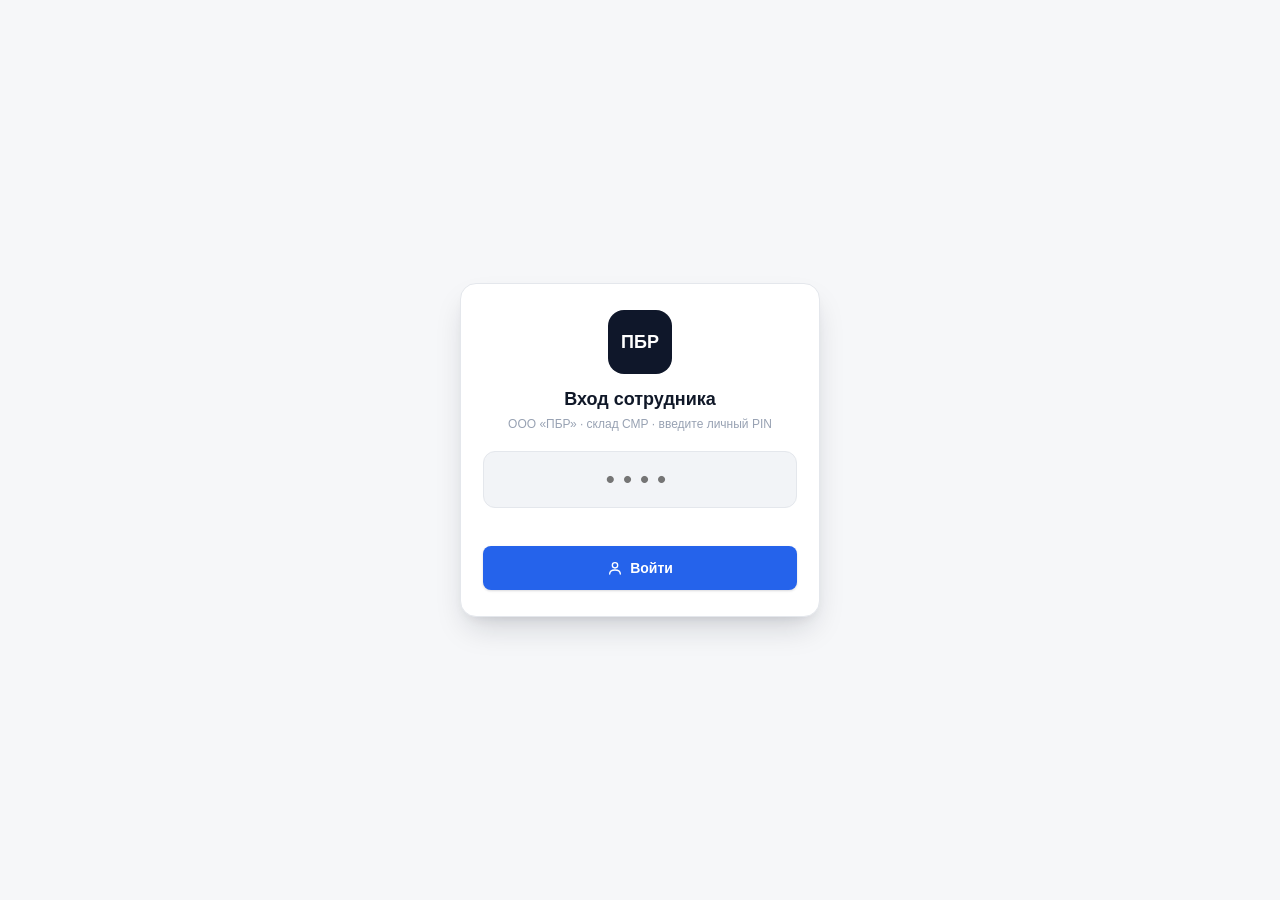
<file: index.html>
<!DOCTYPE html>
<html lang="ru">
<head>
<meta charset="utf-8">
<meta name="viewport" content="width=device-width, initial-scale=1, viewport-fit=cover">
<meta name="theme-color" content="#0f172a">
<meta name="mobile-web-app-capable" content="yes">
<meta name="apple-mobile-web-app-capable" content="yes">
<meta name="apple-mobile-web-app-status-bar-style" content="black-translucent">
<link rel="manifest" href="manifest.webmanifest">
<link rel="apple-touch-icon" href="icon-192.png">
<link rel="stylesheet" href="styles.css">
<title>ПБР · СМР Склад</title>
<script src="html5-qrcode.min.js"></script>
<style>
.sidecredits{margin-top:12px;padding:10px 12px;font-size:10.5px;color:var(--text-3);line-height:1.5;border-top:1px solid var(--border)}
.sidetools{margin-top:14px;padding-top:10px;border-top:1px solid var(--border);display:flex;flex-direction:column;gap:2px}
.sidetoolstitle{font-size:10.5px;font-weight:800;color:var(--text-3);text-transform:uppercase;letter-spacing:.06em;padding:0 12px 6px}
a.sideitem{text-decoration:none}
.prog{margin:8px 0}
.progtop{font-size:12px;color:var(--text-2);font-weight:600;margin-bottom:4px;font-variant-numeric:tabular-nums}
.progbar{height:6px;border-radius:6px;background:var(--surface-3);overflow:hidden}
.progbar i{display:block;height:100%;width:0;background:linear-gradient(90deg,var(--primary),var(--ok));border-radius:6px;transition:width .3s}
.pill{display:inline-block;padding:2px 8px;border-radius:var(--r-pill);font-size:10.5px;font-weight:700;letter-spacing:.02em}
.pill.ok{background:var(--ok-soft);color:var(--ok)}
.pill.warn{background:var(--warn-soft);color:var(--warn)}
.pill.bad{background:var(--bad-soft);color:var(--bad)}
.stepbtn{border:1px solid var(--border);background:var(--surface-2);color:var(--text-2);border-radius:var(--r-sm);width:34px;height:38px;font-size:16px;font-weight:700;cursor:pointer;flex:none}
.stepbtn:active{background:var(--surface-3)}
.rowbtn{border:1px solid var(--border);background:var(--surface-2);color:var(--text-2);border-radius:var(--r-sm);width:34px;height:38px;cursor:pointer;display:inline-flex;align-items:center;justify-content:center;flex:none}
.rowbtn:active{background:var(--surface-3)}
.tl{position:relative;padding-left:16px}
.tl::before{content:"";position:absolute;left:5px;top:6px;bottom:6px;width:2px;background:var(--border);border-radius:2px}
.tlitem{position:relative;margin-bottom:8px}
.tlitem::before{content:"";position:absolute;left:-15px;top:14px;width:10px;height:10px;border-radius:50%;background:var(--ok);box-shadow:0 0 0 3px var(--ok-soft)}
.tlitem.bad::before{background:var(--bad);box-shadow:0 0 0 3px var(--bad-soft)}
.aboutline{margin-top:14px;font-size:11px;color:var(--text-3);text-align:center;line-height:1.7}
.aboutline .link{cursor:pointer;text-decoration:underline;color:var(--text-2)}
#tiles{display:grid;grid-template-columns:repeat(4,1fr);gap:8px;margin:12px 16px 0}
body[data-device="desktop"] #tiles{display:none}
.tile{display:flex;flex-direction:column;align-items:center;gap:6px;padding:12px 6px;border:1px solid var(--border);
  background:var(--surface);border-radius:var(--r-md);color:var(--text-2);font-size:12px;font-weight:600;
  cursor:pointer;box-shadow:var(--sh-1);transition:transform .05s}
.tile:active{transform:scale(.97)}
.tile .ic{width:22px;height:22px;color:var(--primary)}
.dtitle{font-size:11px;font-weight:700;color:var(--text-2);text-transform:uppercase;letter-spacing:.05em;margin:12px 16px 6px}
.dchips{display:flex;flex-wrap:wrap;gap:6px;padding:0 16px}
.dgrid{display:grid;grid-template-columns:repeat(auto-fill,minmax(150px,1fr));gap:8px;padding:0 16px}
body[data-device="desktop"] .dgrid{grid-template-columns:repeat(auto-fill,minmax(210px,1fr))}
.dgrid .tile span{overflow:hidden;text-overflow:ellipsis;white-space:nowrap;max-width:100%;font-size:11.5px}
body.wh-mode{font-size:17px;--text-2:var(--text);--border:var(--border-2)}
body.wh-mode .btn{min-height:52px;font-size:16px;padding:12px 16px}
body.wh-mode .btn.icon{min-height:44px;min-width:44px}
body.wh-mode #q{font-size:18px;padding:14px 14px 14px 40px}
body.wh-mode .chip{padding:11px 16px;font-size:15px}
body.wh-mode table{font-size:15px}
body.wh-mode tbody td{padding:13px 10px}
body.wh-mode thead th{font-size:12px;padding:12px 10px}
body.wh-mode .ic{width:24px;height:24px}
body.wh-mode nav#bottom button{font-size:12px}
body.wh-mode nav#bottom button .ic{width:26px;height:26px}
body.wh-mode .invnum{width:96px;height:46px;font-size:16px}
body.wh-mode .stepbtn,body.wh-mode .rowbtn{width:44px;height:46px;font-size:18px}
body.wh-mode .invdel{padding:12px 14px}
body.wh-mode .tile{padding:16px 6px;font-size:13px}
body.wh-mode .seg button{padding:12px 0;font-size:16px}
body.wh-mode .pitem{padding:14px 12px;font-size:16px}
body.wh-mode .kv{font-size:16px;padding:10px 0}
#tourMask{position:fixed;inset:0;z-index:95;pointer-events:none}
#tourRing{position:fixed;border:2px solid var(--primary);border-radius:12px;pointer-events:none;
  box-shadow:0 0 0 9999px rgba(10,14,20,.55);transition:all .2s}
#tourCard{position:fixed;width:320px;max-width:calc(100vw - 20px);background:var(--surface);
  border:1px solid var(--border);border-radius:var(--r-md);box-shadow:var(--sh-3);padding:14px;
  pointer-events:auto;z-index:96}
#tourCard .tstep{font-size:11px;font-weight:700;color:var(--primary);letter-spacing:.04em}
#tourCard h3{margin:4px 0 6px;font-size:15px}
#tourCard p{margin:0 0 12px;font-size:13px;color:var(--text-2);line-height:1.5}
#tourCard .tbtns{display:flex;gap:8px;justify-content:flex-end}
#loginOverlay{position:fixed;inset:0;z-index:120;background:var(--bg);display:flex;align-items:center;justify-content:center;padding:20px}
.logincard{width:100%;max-width:360px;background:var(--surface);border:1px solid var(--border);border-radius:var(--r-lg);
  box-shadow:var(--sh-3);padding:26px 22px;text-align:center}
.loginbrand{width:64px;height:64px;border-radius:16px;background:#0f172a;color:#fff;display:flex;align-items:center;
  justify-content:center;font-size:18px;font-weight:800;margin:0 auto 12px}
.logincard h2{margin:0 0 4px;font-size:18px}
.logincard .sub{font-size:12px;color:var(--text-3);margin-bottom:18px}
#loginPin{width:100%;text-align:center;font-size:26px;letter-spacing:8px;padding:12px;border:1px solid var(--border);
  border-radius:var(--r-md);background:var(--surface-2);color:var(--text);outline:none;font-family:inherit}
#loginPin:focus{border-color:var(--primary);box-shadow:0 0 0 3px var(--ring);background:var(--surface)}
#loginStatus{min-height:18px;font-size:12px;color:var(--bad);font-weight:600;margin:10px 0}
#loginGo{width:100%}
.empchip{display:inline-flex;align-items:center;gap:6px;background:var(--primary-soft);color:var(--primary);
  border-radius:var(--r-pill);padding:3px 10px;font-size:11px;font-weight:700}
@media (max-width:760px){
  #empChip{display:none}
  #toolbar{flex-wrap:nowrap}
  #toolbar h1{min-width:0;overflow:hidden;text-overflow:ellipsis;white-space:nowrap}
}
</style>
</head>
<body data-device="phone">
<svg xmlns="http://www.w3.org/2000/svg" style="display:none">
<symbol id="i-search" viewBox="0 0 24 24"><circle cx="11" cy="11" r="7"/><path d="m20 20-3.5-3.5"/></symbol>
<symbol id="i-scan" viewBox="0 0 24 24"><path d="M4 8h3l2-3h6l2 3h3v11H4z"/><circle cx="12" cy="13" r="3.5"/></symbol>
<symbol id="i-history" viewBox="0 0 24 24"><rect x="7" y="3" width="10" height="4" rx="1"/><path d="M7 5H5v16h14V5h-2"/><path d="M9 12h6M9 16h6"/></symbol>
<symbol id="i-refresh" viewBox="0 0 24 24"><path d="M21 12a9 9 0 1 1-2.64-6.36L21 8"/><path d="M21 3v5h-5"/></symbol>
<symbol id="i-install" viewBox="0 0 24 24"><path d="M12 3v12"/><path d="m7 10 5 5 5-5"/><path d="M5 21h14"/></symbol>
<symbol id="i-x" viewBox="0 0 24 24"><path d="M18 6 6 18M6 6l12 12"/></symbol>
<symbol id="i-flash" viewBox="0 0 24 24"><path d="M13 2 4 14h6l-1 8 9-12h-6z"/></symbol>
<symbol id="i-flip" viewBox="0 0 24 24"><path d="M4 9h13l-3.5-3.5"/><path d="M20 15H7l3.5 3.5"/></symbol>
<symbol id="i-vol" viewBox="0 0 24 24"><path d="M11 5 6 9H3v6h3l5 4z"/><path d="M15.5 8.5a5 5 0 0 1 0 7"/></symbol>
<symbol id="i-volx" viewBox="0 0 24 24"><path d="M11 5 6 9H3v6h3l5 4z"/><path d="m16 9 6 6"/><path d="m22 9-6 6"/></symbol>
<symbol id="i-mic" viewBox="0 0 24 24"><rect x="9" y="3" width="6" height="10" rx="3"/><path d="M5 11a7 7 0 0 0 14 0"/><path d="M12 18v3"/></symbol>
<symbol id="i-pause" viewBox="0 0 24 24"><path d="M9 5v14M15 5v14"/></symbol>
<symbol id="i-check" viewBox="0 0 24 24"><path d="m4 12 5 5L20 6"/></symbol>
<symbol id="i-chev" viewBox="0 0 24 24"><path d="m6 9 6 6 6-6"/></symbol>
<symbol id="i-box" viewBox="0 0 24 24"><path d="m12 2 9 5v10l-9 5-9-5V7z"/><path d="M3 7l9 5 9-5"/><path d="M12 12v10"/></symbol>
<symbol id="i-edit" viewBox="0 0 24 24"><path d="M4 20h4L20 8l-4-4L4 16z"/></symbol>
<symbol id="i-trash" viewBox="0 0 24 24"><path d="M4 7h16"/><path d="M9 7V4h6v3"/><path d="M6 7l1 14h10l1-14"/></symbol>
<symbol id="i-pin" viewBox="0 0 24 24"><path d="M12 21s7-6.1 7-11a7 7 0 1 0-14 0c0 4.9 7 11 7 11z"/><circle cx="12" cy="10" r="2.5"/></symbol>
<symbol id="i-sun" viewBox="0 0 24 24"><circle cx="12" cy="12" r="4"/><path d="M12 2v2m0 16v2M2 12h2m16 0h2M4.9 4.9l1.4 1.4m11.4 11.4 1.4 1.4M19.1 4.9l-1.4 1.4M6.3 17.7l-1.4 1.4"/></symbol>
<symbol id="i-moon" viewBox="0 0 24 24"><path d="M20 14A8 8 0 1 1 10 4a7 7 0 0 0 10 10z"/></symbol>
<symbol id="i-wifioff" viewBox="0 0 24 24"><path d="M3 3l18 18"/><path d="M5 10a12 12 0 0 1 4-2.5"/><path d="M19 10a12 12 0 0 0-6-3"/><path d="M8 14a7 7 0 0 1 3-1.5"/><path d="M12 18v.5"/></symbol>
<symbol id="i-file" viewBox="0 0 24 24"><path d="M6 2h9l5 5v15H6z"/><path d="M15 2v5h5"/></symbol>
<symbol id="i-max" viewBox="0 0 24 24"><path d="M4 9V4h5"/><path d="M20 9V4h-5"/><path d="M4 15v5h5"/><path d="M20 15v5h-5"/></symbol>
<symbol id="i-user" viewBox="0 0 24 24"><circle cx="12" cy="8" r="4"/><path d="M4 21c0-4 4-6 8-6s8 2 8 6"/></symbol>
<symbol id="i-dash" viewBox="0 0 24 24"><rect x="3" y="3" width="8" height="10" rx="2"/><rect x="13" y="3" width="8" height="6" rx="2"/><rect x="13" y="11" width="8" height="10" rx="2"/><rect x="3" y="15" width="8" height="6" rx="2"/></symbol>
<symbol id="i-printer" viewBox="0 0 24 24"><path d="M7 8V3h10v5"/><rect x="4" y="8" width="16" height="9" rx="2"/><path d="M7 14h10v7H7z"/></symbol>
<symbol id="i-chart" viewBox="0 0 24 24"><path d="M4 20V10"/><path d="M10 20V4"/><path d="M16 20v-8"/><path d="M22 20H2"/></symbol>
<symbol id="i-book" viewBox="0 0 24 24"><path d="M4 5a2 2 0 0 1 2-2h14v18H6a2 2 0 0 0-2 2z"/><path d="M4 19a2 2 0 0 1 2-2h14"/></symbol>
</svg>

<div id="loginOverlay" class="hidden">
  <div class="logincard">
    <div class="loginbrand">ПБР</div>
    <h2>Вход сотрудника</h2>
    <div class="sub">ООО «ПБР» · склад СМР · введите личный PIN</div>
    <input id="loginPin" type="password" inputmode="numeric" pattern="[0-9]*" maxlength="6" placeholder="••••" autocomplete="off">
    <div id="loginStatus"></div>
    <button id="loginGo" class="btn primary"><svg class="ic sm"><use href="#i-user"/></svg>Войти</button>
  </div>
</div>

<div id="app">
<aside id="sidebar">
  <div class="sidetitle">ПБР · СМР Склад</div>
  <button class="sideitem active" data-view="search"><svg class="ic"><use href="#i-search"/></svg>Поиск</button>
  <button class="sideitem" data-view="scan"><svg class="ic"><use href="#i-scan"/></svg>Сканер</button>
  <button class="sideitem" data-view="history"><svg class="ic"><use href="#i-history"/></svg>История</button>
  <div class="sidetools">
    <div class="sidetoolstitle">Инструменты ПК</div>
    <a class="sideitem" href="tools.html#dash" title="Состояние системы: синхронизация, очереди, бэкапы, тревоги"><svg class="ic"><use href="#i-dash"/></svg>Дашборд состояния</a>
    <a class="sideitem" href="tools.html#docs" title="Заявка и перемещение с предпросмотром проводки"><svg class="ic"><use href="#i-file"/></svg>Заявка / перемещение</a>
    <a class="sideitem" href="tools.html#print" title="Корзина этикеток, размеры, предпросмотр PDF"><svg class="ic"><use href="#i-printer"/></svg>Печать QR-этикеток</a>
    <a class="sideitem" href="tools.html#report" title="Отчёт инвентаризации с фильтрами и PDF"><svg class="ic"><use href="#i-chart"/></svg>Отчёт инвентаризации</a>
    <a class="sideitem" href="tools.html#manual" title="Памятка системы онлайн"><svg class="ic"><use href="#i-book"/></svg>Памятка</a>
  </div>
  <div class="sidecredits">ООО «ПБР» — Предприятие буровых работ<br>Склад СМР<br>Разработчик: Байгулов К. А.</div>
  <div class="sidefoot" id="sideBadge"></div>
</aside>
<main>
<header id="toolbar">
  <span class="lights"><i class="r"></i><i class="y"></i><i class="g"></i></span>
  <h1>ПБР · СМР</h1>
  <div id="syncBadge" class="badge">загрузка…</div>
  <span id="empChip" class="empchip hidden"></span>
  <button id="whBtn" class="btn icon" title="Складской режим (крупно и контрастно)"><svg class="ic"><use href="#i-max"/></svg></button>
  <button id="themeBtn" class="btn icon" title="Тема: авто"><svg class="ic"><use href="#i-moon" id="themeIcon"/></svg></button>
  <button id="installBtn" class="btn icon hidden" title="Установить приложение"><svg class="ic"><use href="#i-install"/></svg></button>
  <button id="refreshBtn" class="btn icon" title="Обновить данные"><svg class="ic"><use href="#i-refresh"/></svg></button>
</header>
<div id="installHint" class="hintbar hidden"><span>Установите как приложение: меню браузера ⋮ → «Установить приложение»</span><button id="hintOk" class="btn ghost">Понятно</button></div>

<section id="view-search">
  <div id="tiles">
    <button class="tile" id="tileScan"><svg class="ic"><use href="#i-scan"/></svg><span>Скан</span></button>
    <button class="tile" id="tileInv"><svg class="ic"><use href="#i-box"/></svg><span>Инвент.</span></button>
    <button class="tile" id="tileHist"><svg class="ic"><use href="#i-history"/></svg><span>История</span></button>
    <button class="tile" id="tileRefresh"><svg class="ic"><use href="#i-refresh"/></svg><span>Обновить</span></button>
  </div>
  <nav id="tabs" class="seg"></nav>
  <div class="searchwrap">
    <span class="sicon"><svg class="ic"><use href="#i-search"/></svg></span>
    <input id="q" type="search" placeholder="Поиск: название или бух. номер" autocomplete="off" enterkeyhint="search">
    <div id="suggest"></div>
  </div>
  <div id="chips"></div>
  <div id="recentWrap" class="hidden"></div>
  <div id="freqWrap" class="hidden"></div>
  <div id="summary"></div>
  <div id="colhint">Ширина столбцов: тяните правый край заголовка; двойной клик/тап — сброс</div>
  <div class="tablewrap">
    <div id="tblSkel" class="hidden">
      <div class="skelrow"><div class="skel" style="height:12px;flex:4"></div><div class="skel" style="height:12px;flex:1"></div><div class="skel" style="height:12px;flex:1"></div><div class="skel" style="height:12px;flex:2"></div></div>
      <div class="skelrow"><div class="skel" style="height:12px;flex:4"></div><div class="skel" style="height:12px;flex:1"></div><div class="skel" style="height:12px;flex:1"></div><div class="skel" style="height:12px;flex:2"></div></div>
      <div class="skelrow"><div class="skel" style="height:12px;flex:4"></div><div class="skel" style="height:12px;flex:1"></div><div class="skel" style="height:12px;flex:1"></div><div class="skel" style="height:12px;flex:2"></div></div>
      <div class="skelrow"><div class="skel" style="height:12px;flex:4"></div><div class="skel" style="height:12px;flex:1"></div><div class="skel" style="height:12px;flex:1"></div><div class="skel" style="height:12px;flex:2"></div></div>
      <div class="skelrow"><div class="skel" style="height:12px;flex:4"></div><div class="skel" style="height:12px;flex:1"></div><div class="skel" style="height:12px;flex:1"></div><div class="skel" style="height:12px;flex:2"></div></div>
    </div>
    <div id="emptyState" class="empty hidden"><svg class="ic lg"><use href="#i-search"/></svg><div id="emptyText">Ничего не найдено</div></div>
    <table id="tbl"><thead></thead><tbody></tbody></table>
  </div>
</section>

<section id="view-scan" class="hidden">
  <div class="scanbox">
    <div id="readerWrap">
      <div id="reader"></div>
      <div class="hud"><i></i><i></i><i></i><i></i><span class="line"></span></div>
      <div id="scanFlash"></div>
    </div>
    <div id="scanStats">Сканирований: <b id="scanCount">0</b> · найдено: <b id="scanFound">0</b></div>
    <div id="empLine" class="invlabel" style="margin:2px 0"></div>
    <div id="sessionTitle" class="hidden">Последние сканы сессии</div>
    <div id="sessionList"></div>
    <div id="scanControls">
      <button id="btnStart" class="btn primary"><svg class="ic sm"><use href="#i-scan"/></svg>Включить камеру</button>
      <button id="btnStop" class="btn hidden"><svg class="ic sm"><use href="#i-pause"/></svg>Стоп</button>
      <button id="btnTorch" class="btn hidden"><svg class="ic sm"><use href="#i-flash"/></svg>Вспышка</button>
      <button id="btnFlip" class="btn hidden"><svg class="ic sm"><use href="#i-flip"/></svg>Смена камеры</button>
      <button id="btnSound" class="btn"><svg class="ic sm" id="soundIco"><use href="#i-vol"/></svg><span id="soundLbl">Звук: вкл</span></button>
    </div>
    <div id="zoomWrap" class="hidden">
      <button class="zpreset" data-z="1">1x</button>
      <button class="zpreset" data-z="2">2x</button>
      <button class="zpreset" data-z="4">4x</button>
      <input type="range" id="zoom" min="1" max="8" step="0.1" value="1">
    </div>
    <div id="scanStatus">Камера выключена</div>
    <div class="manual">
      <input id="manualCode" placeholder="Код вручную: 00-00081586 или SHELF:контейнер|полка">
      <button id="btnManual" class="btn">Найти</button>
    </div>

    <div class="invbox" id="invBox">
      <div class="invhead">
        <label class="switch"><input type="checkbox" id="invSwitch"><span class="sl"></span></label>
        <span class="invtitle">Инвентаризация</span>
        <button id="btnInvPlace" class="btn ghost hidden"><svg class="ic sm"><use href="#i-box"/></svg><span id="invPlaceBtnLbl">Контейнер</span></button>
        <button id="btnInvShelf" class="btn ghost hidden"><svg class="ic sm"><use href="#i-chev"/></svg><span id="invShelfBtnLbl">Полка: вся</span></button>
        <button id="btnInvZero" class="btn ghost hidden"><span id="invZeroBtnLbl">Нули: показывать</span></button>
        <button id="btnInvVoice" class="btn ghost hidden"><svg class="ic sm"><use href="#i-mic"/></svg><span id="voiceLbl">Голос</span></button>
        <button id="btnInvPause" class="btn ghost hidden"><svg class="ic sm"><use href="#i-pause"/></svg>Пауза</button>
        <button id="btnInvFinish" class="btn warn hidden"><svg class="ic sm"><use href="#i-check"/></svg>Завершить</button>
      </div>
      <div id="invPlaceLabel" class="invlabel hidden">Контейнер: не выбран</div>
      <div id="invProgWrap" class="prog hidden">
        <div class="progtop"><span id="invProgTxt"></span></div>
        <div class="progbar"><i id="invProgFill"></i></div>
      </div>
      <div id="invStats" class="invlabel hidden"></div>
      <div id="invList" class="invlist hidden"></div>
      <div id="invSummary" class="invsum hidden"></div>
    </div>

    <div id="scanResult"></div>
  </div>
</section>

<section id="view-history" class="hidden">
  <div class="histwrap">
    <div class="histbtns">
      <button id="btnHistMine" class="btn ghost">Только мои</button>
      <button id="btnHistClear" class="btn ghost"><svg class="ic sm"><use href="#i-trash"/></svg>Очистить</button>
      <button id="btnHistCsv" class="btn"><svg class="ic sm"><use href="#i-file"/></svg>Экспорт CSV</button>
    </div>
    <div id="histList"></div>
    <div class="aboutline">
      ООО «ПБР» · склад СМР · приложение v23 · разработчик Байгулов К. А.<br>
      <span id="empAbout"></span><br>
      <span class="link" id="tourRestart">Пройти обучение снова</span> ·
      <span class="link" id="empLogout">Выйти (смена сотрудника)</span><br>
      горячие клавиши: / — поиск, 1/2/3 — разделы, F5 — обновить, Esc — закрыть
    </div>
  </div>
</section>
</main>
</div>

<nav id="bottom">
  <button id="navSearch" class="active"><svg class="ic"><use href="#i-search"/></svg>Поиск</button>
  <button id="navScan"><svg class="ic"><use href="#i-scan"/></svg>Сканер</button>
  <button id="navHist"><svg class="ic"><use href="#i-history"/></svg>История</button>
</nav>

<div id="cardOverlay" class="overlay hidden">
  <div class="sheet">
    <button class="closebtn" id="cardClose"><svg class="ic sm"><use href="#i-x"/></svg></button>
    <div id="cardBody"></div>
  </div>
</div>

<div id="editOverlay" class="overlay hidden">
  <div class="sheet">
    <button class="closebtn" id="editClose"><svg class="ic sm"><use href="#i-x"/></svg></button>
    <h2 id="editTitle">Изменить позицию</h2>
    <div class="elabel">Факт (число)</div>
    <div class="field"><input id="editFact" type="number" step="any" inputmode="decimal" placeholder="оставьте пустым, чтобы не менять"></div>
    <div class="elabel">Контейнер / площадка</div>
    <div class="pickrow field">
      <input id="editPlace" type="text" maxlength="100" autocomplete="off">
      <button id="btnPickPlace" class="btn ghost" type="button"><svg class="ic sm"><use href="#i-chev"/></svg>Список</button>
    </div>
    <div class="elabel">Полка / место</div>
    <div class="pickrow field">
      <input id="editShelf" type="text" maxlength="100" autocomplete="off">
      <button id="btnPickShelf" class="btn ghost" type="button"><svg class="ic sm"><use href="#i-chev"/></svg>Список</button>
    </div>
    <div class="cardbtns">
      <button id="editSave" class="btn warn">Сохранить</button>
      <button id="editCancel" class="btn ghost">Отмена</button>
    </div>
    <div id="editStatus" class="estatus"></div>
  </div>
</div>

<div id="pickerOverlay" class="overlay hidden">
  <div class="sheet">
    <button class="closebtn" id="pickerClose"><svg class="ic sm"><use href="#i-x"/></svg></button>
    <h2 id="pickerTitle">Выбор значения</h2>
    <input id="pickerSearch" type="search" placeholder="Фильтр по списку…" autocomplete="off">
    <div id="pickerCount" class="pcount"></div>
    <div id="pickerList"></div>
  </div>
</div>

<div id="tourMask" class="hidden">
  <div id="tourRing"></div>
  <div id="tourCard">
    <div class="tstep" id="tourStep"></div>
    <h3 id="tourTitle"></h3>
    <p id="tourText"></p>
    <div class="tbtns">
      <button class="btn ghost" id="tourSkip">Пропустить</button>
      <button class="btn primary" id="tourNext">Далее</button>
    </div>
  </div>
</div>

<div id="toast"></div>

<script>
"use strict";
/* ========== API ========== */
var API_BASE="https://script.google.com/macros/s/AKfycby_RUXltfprQtNPtPiSdSuPgQaDbtaVb3n8rkpKSxNl68x0z8X-zQj5eliIBIoz9w2MUw/exec";
var API_TOKEN="smr-K7m2Qx9Zp4";
function apiGet(action,params){
  var u=API_BASE+"?action="+encodeURIComponent(action)+"&token="+encodeURIComponent(API_TOKEN);
  if(params)Object.keys(params).forEach(function(k){if(params[k])u+="&"+k+"="+encodeURIComponent(params[k]);});
  return fetch(u);
}
function apiPost(action,payload){
  var body=Object.assign({action:action,token:API_TOKEN},payload||{});
  return fetch(API_BASE,{method:"POST",headers:{"Content-Type":"text/plain;charset=utf-8"},body:JSON.stringify(body)});
}
var LS_PENDING="smr_pending_v1";
function pendingGet(){try{return JSON.parse(localStorage.getItem(LS_PENDING)||"[]");}catch(e){return [];}}
function pendingPush(item){var q=pendingGet();q.push(item);if(q.length>200)q=q.slice(-200);localStorage.setItem(LS_PENDING,JSON.stringify(q));}
var lastQueueToast=0;
function toastQueued(){var n=Date.now();if(n-lastQueueToast>4000){lastQueueToast=n;toast("Нет связи с сервером: действие поставлено в очередь");}}
function pendingFlush(){
  var q=pendingGet();if(!q.length)return;
  (async function(){
    var rest=[];
    for(var i=0;i<q.length;i++){
      try{var r=await apiPost(q[i].action,q[i].payload);var j=await r.json();if(!j||!j.ok)throw 0;}
      catch(e){rest.push(q[i]);}
    }
    localStorage.setItem(LS_PENDING,JSON.stringify(rest));
    if(q.length-rest.length)toast("Отправлено отложенных действий: "+(q.length-rest.length));
  })();
}
async function apiPostSafe(action,payload){
  try{
    var r=await apiPost(action,payload);
    var j=await r.json();
    if(j&&j.ok)return {ok:true,queued:false,res:j};
    throw new Error((j&&j.error)||"server error");
  }catch(e){
    pendingPush({action:action,payload:payload});
    toastQueued();
    return {ok:true,queued:true};
  }
}

/* ========== СОТРУДНИКИ И РОЛИ ========== */
var LS_EMP="smr_emp", LS_EMPCACHE="smr_emp_cache", LS_HISTMINE="smr_hist_mine";
var EMP=null;
try{EMP=JSON.parse(localStorage.getItem(LS_EMP)||"null");}catch(e){EMP=null;}
function empName(){return EMP?EMP.name:"";}
function empRole(){return EMP&&EMP.role?EMP.role:"смотритель";}
function canEdit(){return !!(EMP&&EMP.role&&EMP.role!=="смотритель");}
function getEmpCache(){try{return JSON.parse(localStorage.getItem(LS_EMPCACHE)||"{}");}catch(e){return {};}}
async function hashPin(pin){
  try{
    var buf=await crypto.subtle.digest("SHA-256",new TextEncoder().encode("pbr:"+pin));
    return Array.from(new Uint8Array(buf)).map(function(b){return b.toString(16).padStart(2,"0");}).join("");
  }catch(e){
    var h=5381,s="pbr:"+pin;
    for(var i=0;i<s.length;i++){h=((h<<5)+h+s.charCodeAt(i))|0;}
    return "w"+(h>>>0);
  }
}
function applyRoleUI(){
  var ok=canEdit();
  document.getElementById("invBox").classList.toggle("hidden",!ok);
  document.getElementById("tileInv").classList.toggle("hidden",!ok);
  updateEmpLabels();
}
function updateEmpLabels(){
  var chip=document.getElementById("empChip");
  if(EMP){chip.textContent=EMP.name;chip.title="Роль: "+empRole();chip.classList.remove("hidden");}
  else chip.classList.add("hidden");
  document.getElementById("empLine").textContent=EMP?("Сотрудник: "+EMP.name+" · роль: "+empRole()):"";
  document.getElementById("empAbout").textContent=EMP?("Смена: "+EMP.name+" · роль: "+empRole()):"Сотрудник не выбран";
  var mine=localStorage.getItem(LS_HISTMINE)==="1";
  var bm=document.getElementById("btnHistMine");
  bm.classList.toggle("on",mine);
  bm.textContent=mine?"Только мои: вкл":"Только мои";
}
function showLogin(){document.getElementById("loginOverlay").classList.remove("hidden");}
function hideLogin(){document.getElementById("loginOverlay").classList.add("hidden");}
async function loginSuccess(emp,pin,offline){
  EMP=emp;
  localStorage.setItem(LS_EMP,JSON.stringify(emp));
  var h=await hashPin(pin);
  var cache=getEmpCache();cache[h]=emp;
  localStorage.setItem(LS_EMPCACHE,JSON.stringify(cache));
  hideLogin();
  applyRoleUI();
  renderHistory();
  toast((offline?"Вход офлайн: ":"Здравствуйте, ")+emp.name+" ("+empRole()+")");
  if(!localStorage.getItem("smr_onboard_done")){tourStarted=true;setTimeout(tourStart,600);}
}
async function doLogin(){
  var pin=document.getElementById("loginPin").value.trim();
  var st=document.getElementById("loginStatus");
  st.textContent="";
  if(!pin){st.textContent="Введите PIN";return;}
  var btn=document.getElementById("loginGo");btn.disabled=true;
  try{
    var r=await apiPost("login",{pin:pin});
    var j=await r.json();
    if(j&&j.ok&&j.emp){await loginSuccess(j.emp,pin,false);}
    else{st.textContent=(j&&j.error)||"Неверный PIN";}
  }catch(e){
    var h=await hashPin(pin);
    var cache=getEmpCache();
    if(cache[h]){await loginSuccess(cache[h],pin,true);}
    else{st.textContent="Нет связи: этот PIN ещё не входил на этом устройстве";}
  }finally{btn.disabled=false;}
}
document.getElementById("loginGo").onclick=doLogin;
document.getElementById("loginPin").addEventListener("keydown",function(e){if(e.key==="Enter")doLogin();});
document.getElementById("empLogout").onclick=function(){
  if(!confirm("Выйти и сменить сотрудника?"))return;
  EMP=null;localStorage.removeItem(LS_EMP);
  stopCamera();stopVoice();
  applyRoleUI();showLogin();
  document.getElementById("loginPin").value="";
};
document.getElementById("btnHistMine").onclick=function(){
  var mine=localStorage.getItem(LS_HISTMINE)==="1";
  localStorage.setItem(LS_HISTMINE,mine?"0":"1");
  updateEmpLabels();renderHistory();
};

/* ========== STATE ========== */
var DATA=null, curSheet=null, sortState={col:-1,dir:1}, viewList=[];
var filters={diff:false,ost:false,fact:false,place:false};
var IDX_BY_SHEET={};
var LS_KEY="smr_snapshot_v1", LS_SCANS="smr_scans_v1", LS_DEVICE="smr_device_id", COLW_KEY="smr_colw_v1";
var LS_INVDRAFT="smr_inv_draft", LS_INVZERO="smr_inv_hidezero", LS_RECENT="smr_recent_q";
var CHIP_DEFS=[
  {key:"diff",label:"Разница ≠ 0",idx:"diff"},
  {key:"ost",label:"Остаток = 0",idx:"ost"},
  {key:"fact",label:"Факт = 0",idx:"fact"},
  {key:"place",label:"Есть место хранения",idx:"place"}
];

/* ========== DEVICE ========== */
function detectDevice(){
  var touch=("ontouchstart" in window)||navigator.maxTouchPoints>0;
  var w=window.innerWidth;
  if(touch&&w<760)return "phone";
  if(touch&&w<1180)return "tablet";
  return "desktop";
}
function applyDevice(){document.body.dataset.device=detectDevice();}
window.addEventListener("resize",applyDevice);
applyDevice();

/* ========== ТЕМА ========== */
function applyTheme(){
  var t=localStorage.getItem("smr_theme")||"auto";
  if(t==="auto")document.documentElement.removeAttribute("data-theme");
  else document.documentElement.setAttribute("data-theme",t);
  var dark=(t==="dark")||(t==="auto"&&window.matchMedia&&window.matchMedia("(prefers-color-scheme: dark)").matches);
  document.getElementById("themeIcon").setAttribute("href",dark?"#i-sun":"#i-moon");
  document.getElementById("themeBtn").title="Тема: "+(t==="auto"?"авто":t);
}
document.getElementById("themeBtn").onclick=function(){
  var order=["auto","light","dark"];
  var cur=localStorage.getItem("smr_theme")||"auto";
  var next=order[(order.indexOf(cur)+1)%order.length];
  localStorage.setItem("smr_theme",next);
  applyTheme();
  toast("Тема: "+(next==="auto"?"авто":next));
};
applyTheme();

/* ========== СКЛАДСКОЙ РЕЖИМ ========== */
function applyWh(){
  var on=localStorage.getItem("smr_wh")==="1";
  document.body.classList.toggle("wh-mode",on);
  document.getElementById("whBtn").classList.toggle("on",on);
  document.getElementById("whBtn").title=on?"Складской режим: вкл":"Складской режим (крупно и контрастно)";
}
document.getElementById("whBtn").onclick=function(){
  var on=localStorage.getItem("smr_wh")==="1";
  localStorage.setItem("smr_wh",on?"0":"1");
  applyWh();
  toast(on?"Складской режим выключен":"Складской режим включён");
};
applyWh();

/* ========== PWA ========== */
if("serviceWorker" in navigator && window.isSecureContext){
  window.addEventListener("load",function(){
    navigator.serviceWorker.register("sw.js").catch(function(){});
  });
}
var deferredPrompt=null;
window.addEventListener("beforeinstallprompt",function(e){
  e.preventDefault();
  deferredPrompt=e;
  document.getElementById("installBtn").classList.remove("hidden");
  if(!localStorage.getItem("smr_hint_dismissed"))document.getElementById("installHint").classList.remove("hidden");
});
document.getElementById("installBtn").onclick=async function(){
  if(!deferredPrompt)return;
  deferredPrompt.prompt();
  try{await deferredPrompt.userChoice;}catch(e){}
  deferredPrompt=null;
  this.classList.add("hidden");
  document.getElementById("installHint").classList.add("hidden");
};
document.getElementById("hintOk").onclick=function(){
  localStorage.setItem("smr_hint_dismissed","1");
  document.getElementById("installHint").classList.add("hidden");
};

/* ========== UTILS ========== */
function esc(s){return String(s==null?"":s).replace(/[&<>"']/g,function(c){return{"&":"&amp;","<":"&lt;",">":"&gt;","\"":"&quot;","'":"&#39;"}[c];});}
function normText(s){return String(s==null?"":s).toLowerCase().replace(/ё/g,"е").trim();}
function normBuh(s){var d=String(s==null?"":s).replace(/\D/g,"");return d.replace(/^0+/,"");}
function toNum(v){if(typeof v==="number")return v;var s=String(v==null?"":v).trim().replace(",",".");if(s===""||!/^-?\d+(\.\d+)?$/.test(s))return null;return parseFloat(s);}
function hl(text,q){var t=esc(text);if(!q)return t;var i=t.toLowerCase().indexOf(q.toLowerCase());if(i<0)return t;return t.slice(0,i)+"<mark>"+t.slice(i,i+q.length)+"</mark>"+t.slice(i+q.length);}
function deviceId(){var d=localStorage.getItem(LS_DEVICE);if(!d){d="dev-"+Math.random().toString(36).slice(2,10);localStorage.setItem(LS_DEVICE,d);}return d;}
function toast(t){
  var el=document.getElementById("toast");
  el.textContent=t;el.classList.add("show");
  setTimeout(function(){el.classList.remove("show");},2600);
}
function ruCmp(a,b){return normText(a).localeCompare(normText(b),"ru");}

/* ========== ШИРИНЫ СТОЛБЦОВ ========== */
function colWidthsFor(sheetName){
  try{var all=JSON.parse(localStorage.getItem(COLW_KEY)||"{}");return all[sheetName]||{};}catch(e){return {};}
}
function saveColWidth(sheetName,header,px){
  try{
    var all=JSON.parse(localStorage.getItem(COLW_KEY)||"{}");
    if(!all[sheetName])all[sheetName]={};
    all[sheetName][header]=px;
    localStorage.setItem(COLW_KEY,JSON.stringify(all));
  }catch(e){}
}
function defaultColWidth(sheetName,i,header){
  var ix=IDX_BY_SHEET[sheetName]||{name:0};
  var n=normText(header);
  if(i===ix.name)return 300;
  if(n.indexOf("бух")>=0)return 90;
  if(n.indexOf("ед")>=0)return 70;
  if(n.indexOf("остаток")>=0||n.indexOf("факт")>=0||n.indexOf("разниц")>=0)return 100;
  if(n.indexOf("примечан")>=0)return 200;
  return 140;
}
function recalcTableWidth(){
  var tbl=document.getElementById("tbl");
  var ths=tbl.querySelectorAll("thead th");
  var total=0;
  ths.forEach(function(th){total+=th.offsetWidth;});
  tbl.style.width=total+"px";
  tbl.style.minWidth="100%";
}
function attachResizer(th,sheetName,header,colIndex){
  var h=document.createElement("div");
  h.className="colres";
  th.appendChild(h);
  h.addEventListener("click",function(e){e.stopPropagation();});
  h.addEventListener("dblclick",function(e){
    e.stopPropagation();
    var w=defaultColWidth(sheetName,colIndex,header);
    th.style.width=w+"px";
    recalcTableWidth();
    saveColWidth(sheetName,header,th.offsetWidth);
  });
  h.addEventListener("pointerdown",function(e){
    e.preventDefault();e.stopPropagation();
    try{h.setPointerCapture(e.pointerId);}catch(err){}
    var startX=e.clientX,startW=th.offsetWidth;
    function mv(ev){
      var w=Math.max(60,startW+(ev.clientX-startX));
      th.style.width=w+"px";
      recalcTableWidth();
    }
    function up(){
      h.removeEventListener("pointermove",mv);
      h.removeEventListener("pointerup",up);
      h.removeEventListener("pointercancel",up);
      saveColWidth(sheetName,header,th.offsetWidth);
    }
    h.addEventListener("pointermove",mv);
    h.addEventListener("pointerup",up);
    h.addEventListener("pointercancel",up);
  });
}

/* ========== ПОИСК ========== */
function sheet(){return DATA.sheets[curSheet];}
function IX(){return IDX_BY_SHEET[curSheet];}
function computeAllIdx(){
  IDX_BY_SHEET={};
  Object.keys(DATA.sheets).forEach(function(name){
    var h=DATA.sheets[name].headers;
    var o={name:-1,buh:-1,diff:-1,ost:-1,fact:-1,place:-1,shelf:-1};
    for(var i=0;i<h.length;i++){var n=normText(h[i]);
      if(o.name<0&&n.indexOf("наимен")>=0)o.name=i;
      if(o.buh<0&&n.indexOf("бух")>=0)o.buh=i;
      if(o.diff<0&&n.indexOf("разниц")>=0)o.diff=i;
      if(o.ost<0&&n.indexOf("остаток")>=0)o.ost=i;
      if(o.fact<0&&n.indexOf("факт")>=0)o.fact=i;
      if(o.place<0&&(n.indexOf("контейнер")>=0||n.indexOf("площадк")>=0))o.place=i;
      if(o.shelf<0&&n.indexOf("полка")>=0)o.shelf=i;
    }
    if(o.name<0)o.name=0;
    IDX_BY_SHEET[name]=o;
  });
}
function passFilters(row){
  var ix=IX();
  if(filters.diff&&ix.diff>=0){var v=toNum(row[ix.diff]);if(v==null||v===0)return false;}
  if(filters.ost&&ix.ost>=0){var o=toNum(row[ix.ost]);if(o==null||o!==0)return false;}
  if(filters.fact&&ix.fact>=0){var f=toNum(row[ix.fact]);if(f==null||f!==0)return false;}
  if(filters.place&&ix.place>=0){if(!String(row[ix.place]==null?"":row[ix.place]).trim())return false;}
  return true;
}
function matches(row,nq,qb){
  var ix=IX();
  if(nq&&normText(row[ix.name]).indexOf(nq)>=0)return true;
  if(ix.buh>=0){
    if(nq&&normText(row[ix.buh]).indexOf(nq)>=0)return true;
    if(qb){var bn=normBuh(row[ix.buh]);if(bn&&bn.indexOf(qb)>=0)return true;}
  }
  return false;
}
function rank(row,nq,qb){
  var ix=IX();
  if(qb&&ix.buh>=0&&normBuh(row[ix.buh])===qb)return 0;
  var name=normText(row[ix.name]);
  if(nq&&name.indexOf(nq)===0)return 1;
  if(nq&&name.indexOf(nq)>=0)return 2;
  return 3;
}
function colType(i){
  var rows=sheet().rows,num=0,dat=0,tot=0;
  for(var k=0;k<rows.length&&tot<200;k++){var v=rows[k][i];if(v===""||v==null)continue;tot++;
    var s=String(v).trim();
    if(/^-?\d+([.,]\d+)?$/.test(s))num++;
    else if(/^\d{2}\.\d{2}\.\d{4}(\s\d{1,2}:\d{2}(?::\d{2})?)?$/.test(s))dat++;
  }
  if(tot===0)return "str";
  if(num/tot>0.9)return "num";
  if(dat/tot>0.9)return "date";
  return "str";
}
function cmpVals(a,b,type){
  var ae=(a===""||a==null),be=(b===""||b==null);
  if(ae&&be)return 0;if(ae)return 1;if(be)return -1;
  if(type==="num"){var x=toNum(a),y=toNum(b);if(x==null)x=0;if(y==null)y=0;return x-y;}
  if(type==="date")return parseDateSafe(a)-parseDateSafe(b);
  return ruCmp(a,b);
}
function parseDateSafe(s){var m=String(s).trim().match(/^(\d{2})\.(\d{2})\.(\d{4})(?:\s(\d{1,2}):(\d{2})(?::(\d{2}))?)?$/);if(!m)return 0;return new Date(+m[3],+m[2]-1,+m[1],+(m[4]||0),+(m[5]||0),+(m[6]||0)).getTime();}
function buildView(){
  var q=document.getElementById("q").value.trim();
  var nq=normText(q),qb=normBuh(q);
  var rows=sheet().rows,out=[];
  for(var i=0;i<rows.length;i++){
    var r=rows[i];
    if(!passFilters(r))continue;
    if(q&&!matches(r,nq,qb))continue;
    out.push({row:r,rowIdx:i,rank:q?rank(r,nq,qb):0});
  }
  if(q)out.sort(function(a,b){return a.rank-b.rank;});
  if(sortState.col>=0){
    var type=colType(sortState.col),dir=sortState.dir,c=sortState.col;
    out.sort(function(a,b){return dir*cmpVals(a.row[c],b.row[c],type);});
  }
  return out;
}
function renderTabs(){
  var nav=document.getElementById("tabs");nav.innerHTML="";
  Object.keys(DATA.sheets).forEach(function(name){
    var b=document.createElement("button");
    b.textContent=name;
    if(name===curSheet)b.className="active";
    b.onclick=function(){curSheet=name;sortState={col:-1,dir:1};renderTabs();renderChips();renderTable();hideSuggest();};
    nav.appendChild(b);
  });
}
function renderChips(){
  var box=document.getElementById("chips");box.innerHTML="";
  var ix=IX();
  CHIP_DEFS.forEach(function(def){
    if(ix[def.idx]<0)return;
    var c=document.createElement("button");
    c.className="chip"+(filters[def.key]?" on":"");
    c.textContent=def.label;
    c.onclick=function(){filters[def.key]=!filters[def.key];renderChips();renderTable();};
    box.appendChild(c);
  });
}
function getRecent(){try{return JSON.parse(localStorage.getItem(LS_RECENT)||"[]");}catch(e){return [];}}
function pushRecent(q){
  if(!q)return;
  var r=getRecent().filter(function(x){return x!==q;});
  r.unshift(q);if(r.length>8)r=r.slice(0,8);
  localStorage.setItem(LS_RECENT,JSON.stringify(r));
}
function renderDiscover(){
  var q=document.getElementById("q").value.trim();
  var fw=document.getElementById("freqWrap"),rw=document.getElementById("recentWrap");
  if(q||!DATA){fw.classList.add("hidden");rw.classList.add("hidden");return;}
  rw.innerHTML="";
  var rec=getRecent();
  if(rec.length){
    rw.classList.remove("hidden");
    var t=document.createElement("div");t.className="dtitle";t.textContent="Недавние запросы";rw.appendChild(t);
    var chips=document.createElement("div");chips.className="dchips";
    rec.forEach(function(s){
      var b=document.createElement("button");b.className="chip";b.textContent=s;
      b.onclick=function(){document.getElementById("q").value=s;document.getElementById("q").dispatchEvent(new Event("input"));};
      chips.appendChild(b);
    });
    rw.appendChild(chips);
  }else rw.classList.add("hidden");
  var h=getHistory(),counts={};
  h.forEach(function(r){
    if(r.found&&r.norm){
      if(!counts[r.norm])counts[r.norm]={n:0,name:r.name,key:r.norm};
      counts[r.norm].n++;
    }
  });
  var top=Object.keys(counts).map(function(k){return counts[k];}).sort(function(a,b){return b.n-a.n;}).slice(0,6);
  fw.innerHTML="";
  if(top.length){
    fw.classList.remove("hidden");
    var t2=document.createElement("div");t2.className="dtitle";t2.textContent="Частые позиции";fw.appendChild(t2);
    var grid=document.createElement("div");grid.className="dgrid";
    top.forEach(function(c){
      var b=document.createElement("button");b.className="tile";
      b.innerHTML='<svg class="ic"><use href="#i-box"/></svg><span>'+esc(c.name)+'</span>';
      b.onclick=function(){
        var hits=findAcrossSheets(c.key,"");
        if(hits.length)openCard(hits[0].row,hits[0].sheet,hits[0].rowIdx);
      };
      grid.appendChild(b);
    });
    fw.appendChild(grid);
  }else fw.classList.add("hidden");
}
function renderTable(){
  var s=sheet();
  viewList=buildView();
  var stored=colWidthsFor(curSheet);
  var thead=document.querySelector("#tbl thead");
  thead.innerHTML="";
  var tr=document.createElement("tr");
  s.headers.forEach(function(h,i){
    var th=document.createElement("th");
    var arrow=(sortState.col===i)?(sortState.dir>0?" ▲":" ▼"):"";
    th.innerHTML=esc(h)+arrow;
    th.style.width=(stored[h]||defaultColWidth(curSheet,i,h))+"px";
    th.onclick=function(){
      if(sortState.col===i){sortState.dir=-sortState.dir;}else{sortState.col=i;sortState.dir=1;}
      renderTable();
    };
    attachResizer(th,curSheet,h,i);
    tr.appendChild(th);
  });
  thead.appendChild(tr);
  var tbody=document.querySelector("#tbl tbody");
  tbody.innerHTML="";
  var limit=Math.min(viewList.length,300);
  for(var i=0;i<limit;i++){
    (function(item){
      var r=document.createElement("tr");
      item.row.forEach(function(v){
        var td=document.createElement("td");
        td.textContent=(v==null?"":v);
        r.appendChild(td);
      });
      r.onclick=function(){openCard(item.row,curSheet,item.rowIdx);};
      tbody.appendChild(r);
    })(viewList[i]);
  }
  recalcTableWidth();
  var sum=document.getElementById("summary");
  var txt="Найдено: "+viewList.length+" из "+s.rows.length;
  if(viewList.length>limit)txt+=" (показаны первые "+limit+")";
  sum.textContent=txt;
  var empty=document.getElementById("emptyState");
  if(viewList.length===0){
    document.getElementById("emptyText").textContent=
      (document.getElementById("q").value.trim()?"Ничего не найдено по запросу":"В этом листе пока нет данных");
    empty.classList.remove("hidden");
  }else{
    empty.classList.add("hidden");
  }
  renderDiscover();
}

/* ========== PICKERS ========== */
var PLACE_OPTIONS=[], SHELF_OPTIONS=[];
var pickerTarget=null, pickerOptions=[], pickerCb=null;
function buildEditLists(){
  var places={},shelves={};
  Object.keys(DATA.sheets).forEach(function(name){
    var ix=IDX_BY_SHEET[name];
    DATA.sheets[name].rows.forEach(function(r){
      if(ix.place>=0){var v=String(r[ix.place]==null?"":r[ix.place]).trim();if(v)places[v]=1;}
      if(ix.shelf>=0){var s=String(r[ix.shelf]==null?"":r[ix.shelf]).trim();if(s)shelves[s]=1;}
    });
  });
  PLACE_OPTIONS=Object.keys(places).sort(ruCmp);
  SHELF_OPTIONS=Object.keys(shelves).sort(ruCmp);
}
function openPicker(inputId,options,title,cb){
  pickerTarget=inputId;
  pickerCb=cb||null;
  pickerOptions=options;
  document.getElementById("pickerTitle").textContent=title;
  document.getElementById("pickerSearch").value="";
  renderPickerList("");
  document.getElementById("pickerOverlay").classList.remove("hidden");
  setTimeout(function(){document.getElementById("pickerSearch").focus();},120);
}
function renderPickerList(filter){
  var box=document.getElementById("pickerList");
  var f=normText(filter);
  var items=f?pickerOptions.filter(function(v){return normText(v).indexOf(f)>=0;}):pickerOptions;
  document.getElementById("pickerCount").textContent="Всего: "+pickerOptions.length+(f?" · найдено: "+items.length:"");
  box.innerHTML="";
  var limit=Math.min(items.length,300);
  for(var i=0;i<limit;i++){
    (function(v){
      var d=document.createElement("div");
      d.className="pitem";
      d.textContent=v;
      d.onclick=function(){
        if(pickerCb){pickerCb(v);}
        else if(pickerTarget){document.getElementById(pickerTarget).value=v;}
        document.getElementById("pickerOverlay").classList.add("hidden");
      };
      box.appendChild(d);
    })(items[i]);
  }
  if(items.length>limit){
    var m=document.createElement("div");
    m.className="pitem";m.style.color="var(--text-3)";
    m.textContent="… показаны первые "+limit+", уточните фильтр";
    box.appendChild(m);
  }
  if(items.length===0){
    var e2=document.createElement("div");
    e2.className="pitem";e2.style.color="var(--text-3)";
    e2.textContent="Ничего не найдено — можно вписать своё значение в поле";
    box.appendChild(e2);
  }
}
document.getElementById("pickerSearch").addEventListener("input",function(){renderPickerList(this.value);});
document.getElementById("pickerClose").onclick=function(){document.getElementById("pickerOverlay").classList.add("hidden");};
document.getElementById("pickerOverlay").onclick=function(e){if(e.target===this)this.classList.add("hidden");};
document.getElementById("btnPickPlace").onclick=function(){openPicker("editPlace",PLACE_OPTIONS,"Контейнер / площадка");};
document.getElementById("btnPickShelf").onclick=function(){openPicker("editShelf",SHELF_OPTIONS,"Полка / место");};

/* ========== КАРТОЧКА КОНТЕЙНЕРА ========== */
function findItemsInContainer(containerName){
  var out=[];
  Object.keys(DATA.sheets).forEach(function(name){
    var ix=IDX_BY_SHEET[name];
    if(ix.place<0)return;
    DATA.sheets[name].rows.forEach(function(r,i){
      var pl=String(r[ix.place]==null?"":r[ix.place]).trim();
      if(pl===containerName){
        var buh=ix.buh>=0?String(r[ix.buh]==null?"":r[ix.buh]):"";
        var book=ix.fact>=0?(toNum(r[ix.fact])||0):0;
        var shelf=ix.shelf>=0?String(r[ix.shelf]==null?"":r[ix.shelf]).trim():"";
        out.push({sheet:name,rowIdx:i,name:String(r[ix.name]==null?"":r[ix.name]),buh:buh,book:book,shelf:shelf});
      }
    });
  });
  out.sort(function(a,b){return ruCmp(a.shelf,b.shelf)||ruCmp(a.name,b.name);});
  return out;
}
function openContainerCard(containerName){
  var items=findItemsInContainer(containerName);
  var html='<div class="cbox"><div class="ctitle">Контейнер / площадка</div>'+
    '<div class="cname">'+esc(containerName)+'</div>'+
    '<div class="cmeta">Позиций в учёте: '+items.length+'</div></div>';
  if(!items.length){
    html+='<div class="kv"><div class="v" style="color:var(--text-3)">По учёту в этом контейнере позиций нет</div></div>';
  }else{
    html+='<div class="clist">';
    var lastG=null;
    items.forEach(function(it,idx){
      var g=it.shelf||"— без полки —";
      if(g!==lastG){
        html+='<div class="crow ghead"><div class="cname2">'+esc(g)+"</div></div>";
        lastG=g;
      }
      html+='<div class="crow item" data-idx="'+idx+'"><div class="cname2">'+esc(it.name)+
        '<span class="cmeta2">Бух: '+esc(it.buh||"—")+' · Учёт: '+esc(it.book)+"</span></div></div>";
    });
    html+='</div>';
  }
  if(canEdit()){
    html+='<div class="cardbtns"><button id="btnStartInvFromCard" class="btn warn">Начать инвентаризацию этого контейнера</button></div>';
  }
  document.getElementById("cardBody").innerHTML=html;
  document.getElementById("cardBody").querySelectorAll(".crow.item").forEach(function(row){
    row.onclick=function(){
      var it=items[parseInt(this.dataset.idx,10)];
      document.getElementById("cardOverlay").classList.add("hidden");
      openCard(DATA.sheets[it.sheet].rows[it.rowIdx],it.sheet,it.rowIdx);
    };
  });
  var bi=document.getElementById("cardBody").querySelector("#btnStartInvFromCard");
  if(bi)bi.onclick=function(){
    document.getElementById("cardOverlay").classList.add("hidden");
    showView("scan");
    enterInvMode(false);
    invContainer=containerName;
    invShelf=null;
    updateInvHead();
    renderInvList();
    if(!scanning)startCamera();
  };
  document.getElementById("cardOverlay").classList.remove("hidden");
  hideSuggest();
}

/* ========== КАРТОЧКА + РЕДАКТОР + ПЕРЕНОС ========== */
var editCtx=null;
function openCard(row,sheetName,rowIdx){
  var s=DATA.sheets[sheetName];
  var ix=IDX_BY_SHEET[sheetName];
  var html="<h2>"+esc(row[ix.name])+"</h2>";
  var place=ix.place>=0?String(row[ix.place]==null?"":row[ix.place]).trim():"";
  var shelf=ix.shelf>=0?String(row[ix.shelf]==null?"":row[ix.shelf]).trim():"";
  if(place||shelf){
    html+='<div class="groupbox"><div class="gtitle">Где лежит (лист '+esc(sheetName)+')</div><div class="gval">'+esc(place||"—")+(shelf?" / полка: "+esc(shelf):"")+"</div></div>";
  }
  s.headers.forEach(function(h,i){
    if(i===ix.name)return;
    var v=row[i]==null?"":row[i];
    var cls="";
    if(i===ix.diff){var d=toNum(v);cls=(d!=null&&d!==0)?"diffbad":"diffgood";}
    html+='<div class="kv"><div class="k">'+esc(h)+'</div><div class="v '+cls+'">'+esc(v)+"</div></div>";
  });
  if(canEdit()){
    html+='<div class="cardbtns"><button id="btnEdit" class="btn warn">Изменить факт/место</button>'+
          '<button id="btnMove" class="btn ghost"><svg class="ic sm"><use href="#i-box"/></svg>Перенести</button></div>';
  }
  document.getElementById("cardBody").innerHTML=html;
  var be=document.getElementById("cardBody").querySelector("#btnEdit");
  if(be)be.onclick=function(){openEdit(sheetName,rowIdx);};
  var bm=document.getElementById("cardBody").querySelector("#btnMove");
  if(bm)bm.onclick=function(){
    document.getElementById("cardOverlay").classList.add("hidden");
    openMove(sheetName,rowIdx,null);
  };
  document.getElementById("cardOverlay").classList.remove("hidden");
  hideSuggest();
}
function openMove(sheetName,rowIdx,invIdx){
  if(!canEdit())return;
  if(!DATA||!DATA.sheets[sheetName])return;
  var sh=DATA.sheets[sheetName],ix=IDX_BY_SHEET[sheetName],row=sh.rows[rowIdx];
  if(!row)return;
  var buh=ix.buh>=0?normBuh(row[ix.buh]):"";
  openPicker(null,PLACE_OPTIONS,"Перенос: выберите контейнер",function(c){
    openPicker(null,shelvesForContainer(c),"Перенос: выберите полку",function(s){
      var shelf=(s===WHOLE)?"":s;
      var msg="Перенести позицию:\n"+row[ix.name]+"\n\nНовое место: «"+c+"»"+(shelf?" / полка «"+shelf+"»":" (без полки)")+
              "\n\nБудет поставлена правка места хранения в Excel.";
      if(!confirm(msg))return;
      apiPostSafe("update",{device:deviceId(),employee:empName(),sheet:sheetName,buh:buh,place:c,shelf:shelf}).then(function(res){
        if(ix.place>=0)row[ix.place]=c;
        if(ix.shelf>=0)row[ix.shelf]=shelf;
        localStorage.setItem(LS_KEY,JSON.stringify(DATA));
        renderTable();buildEditLists();
        if(invIdx!=null&&invItems[invIdx]){
          invItems[invIdx].container=c;
          invItems[invIdx].shelf=shelf||null;
          renderInvList();
        }
        toast(res.queued?"Перенос в очереди (нет сети)":"Перенос принят: применится на ПК за ~5–15 сек");
      });
    });
  });
}
function openEdit(sheetName,rowIdx){
  if(!canEdit())return;
  var sh=DATA.sheets[sheetName];
  var ix=IDX_BY_SHEET[sheetName];
  var row=sh.rows[rowIdx];
  editCtx={sheet:sheetName,rowIdx:rowIdx,
    buh:ix.buh>=0?normBuh(row[ix.buh]):"",
    orig:{
      fact:ix.fact>=0?String(row[ix.fact]==null?"":row[ix.fact]):null,
      place:ix.place>=0?String(row[ix.place]==null?"":row[ix.place]):null,
      shelf:ix.shelf>=0?String(row[ix.shelf]==null?"":row[ix.shelf]):null
    }};
  document.getElementById("editTitle").textContent="Изменить: "+row[ix.name];
  document.getElementById("editFact").value=editCtx.orig.fact||"";
  document.getElementById("editPlace").value=editCtx.orig.place||"";
  document.getElementById("editShelf").value=editCtx.orig.shelf||"";
  document.getElementById("editStatus").textContent="";
  document.getElementById("editOverlay").classList.remove("hidden");
}
document.getElementById("editClose").onclick=function(){document.getElementById("editOverlay").classList.add("hidden");};
document.getElementById("editCancel").onclick=function(){document.getElementById("editOverlay").classList.add("hidden");};
document.getElementById("editOverlay").onclick=function(e){if(e.target===this)this.classList.add("hidden");};
document.getElementById("editSave").onclick=async function(){
  if(!editCtx)return;
  var st=document.getElementById("editStatus");
  st.textContent="";
  if(!canEdit()){st.textContent="Недостаточно прав для изменения.";return;}
  var factV=document.getElementById("editFact").value.trim();
  var placeV=document.getElementById("editPlace").value.trim();
  var shelfV=document.getElementById("editShelf").value.trim();
  var payload={device:deviceId(),employee:empName(),sheet:editCtx.sheet,buh:editCtx.buh};
  var changed=false;
  if(factV!==""){payload.fact=factV;changed=true;}
  if(editCtx.orig.place!==null&&placeV!==editCtx.orig.place){payload.place=placeV;changed=true;}
  if(editCtx.orig.shelf!==null&&shelfV!==editCtx.orig.shelf){payload.shelf=shelfV;changed=true;}
  if(!changed){st.textContent="Нет изменений для сохранения.";return;}
  this.disabled=true;
  try{
    var res=await apiPostSafe("update",payload);
    var ix=IDX_BY_SHEET[editCtx.sheet];
    var row=DATA.sheets[editCtx.sheet].rows[editCtx.rowIdx];
    if(factV!==""&&ix.fact>=0)row[ix.fact]=parseFloat(factV.replace(",","."));
    if(payload.place!==undefined&&ix.place>=0)row[ix.place]=placeV;
    if(payload.shelf!==undefined&&ix.shelf>=0)row[ix.shelf]=shelfV;
    localStorage.setItem(LS_KEY,JSON.stringify(DATA));
    renderTable();
    buildEditLists();
    document.getElementById("editOverlay").classList.add("hidden");
    document.getElementById("cardOverlay").classList.add("hidden");
    toast(res.queued?"Правка в очереди: уйдёт при появлении сети":"Правка принята: применится на ПК за ~5–15 сек");
  }catch(e){
    st.textContent="Ошибка: "+e;
  }finally{
    this.disabled=false;
  }
};

/* ========== ДАННЫЕ ========== */
function hideSuggest(){document.getElementById("suggest").style.display="none";}
function showSuggest(items,q){
  var box=document.getElementById("suggest");
  if(!items.length||!q){hideSuggest();return;}
  box.innerHTML="";
  var ix=IX();
  items.slice(0,12).forEach(function(item){
    var d=document.createElement("div");
    d.className="sitem";
    var buh=ix.buh>=0?String(item.row[ix.buh]==null?"":item.row[ix.buh]):"";
    var ost=ix.ost>=0?String(item.row[ix.ost]==null?"":item.row[ix.ost]):"";
    var fact=ix.fact>=0?String(item.row[ix.fact]==null?"":item.row[ix.fact]):"";
    d.innerHTML='<div class="sname">'+hl(item.row[ix.name],q)+'</div>'+
      '<div class="smeta">Бух. №: '+hl(buh,q)+' · Остаток: '+esc(ost)+' · Факт: '+esc(fact)+"</div>";
    d.onclick=function(){openCard(item.row,curSheet,item.rowIdx);};
    box.appendChild(d);
  });
  box.style.display="block";
}
function renderSyncBadge(offline){
  var b=document.getElementById("syncBadge");
  var t=(offline?"ОФЛАЙН, данные: ":"данные: ")+((DATA&&DATA.sync_time)||"—");
  b.textContent=t;
  var sb=document.getElementById("sideBadge");
  if(sb)sb.textContent=t;
}
var tourStarted=false;
async function loadData(){
  var skel=document.getElementById("tblSkel");
  if(!DATA)skel.classList.remove("hidden");
  try{
    var r=await apiGet("data");
    if(!r.ok)throw new Error("http "+r.status);
    var j=await r.json();
    DATA=(j&&j.data)?j.data:j;
    localStorage.setItem(LS_KEY,JSON.stringify(DATA));
    renderSyncBadge(false);
    pendingFlush();
  }catch(e){
    if(!DATA){
      var s=localStorage.getItem(LS_KEY);
      if(s){try{DATA=JSON.parse(s);}catch(e2){}}
    }
    renderSyncBadge(true);
    document.getElementById("summary").textContent="Ошибка загрузки данных: "+e;
    toast("Ошибка загрузки данных: "+e);
  }
  skel.classList.add("hidden");
  if(DATA&&DATA.sheets){
    if(!curSheet||!DATA.sheets[curSheet])curSheet=Object.keys(DATA.sheets)[0];
    computeAllIdx();renderTabs();renderChips();renderTable();buildEditLists();
  }else{
    document.getElementById("summary").textContent="Нет данных: сервер недоступен и кэш пуст";
    document.getElementById("emptyState").classList.remove("hidden");
    document.getElementById("emptyText").textContent="Нет данных. Проверьте соединение и нажмите обновить.";
  }
  if(EMP&&!tourStarted&&!localStorage.getItem("smr_onboard_done")){
    tourStarted=true;
    setTimeout(tourStart,700);
  }
}

/* ========== СКАНЕР ========== */
var scanner=null, scanning=false, torchOn=false, lastCode="", lastCodeTime=0;
var facing="environment";
var soundOn=localStorage.getItem("smr_sound")!=="0";
var sessionScans=[], scanTotal=0, scanFoundTotal=0;
var capsNoteShown=false;
function scanStatus(t){document.getElementById("scanStatus").textContent=t;}
function beep(freq,dur){
  try{
    var ctx=beep.ctx||(beep.ctx=new (window.AudioContext||window.webkitAudioContext)());
    var o=ctx.createOscillator(),g=ctx.createGain();
    o.frequency.value=freq;o.connect(g);g.connect(ctx.destination);
    g.gain.setValueAtTime(0.15,ctx.currentTime);
    o.start();o.stop(ctx.currentTime+(dur||0.12));
  }catch(e){}
}
function feedback(found){
  if(soundOn)beep(found?880:240,found?0.12:0.25);
  try{navigator.vibrate&&navigator.vibrate(found?120:[80,60,80]);}catch(e){}
  var f=document.getElementById("scanFlash");
  f.classList.remove("ok","bad");
  void f.offsetWidth;
  f.classList.add(found?"ok":"bad");
  setTimeout(function(){f.classList.remove("ok","bad");},350);
}
function getVideoTrack(){
  var v=document.querySelector("#reader video")||document.getElementById("reader__video");
  if(!v||!v.srcObject)return null;
  var t=v.srcObject.getTracks?v.srcObject.getTracks()[0]:null;
  return t||null;
}
function applyZoom(v){
  var t=getVideoTrack();if(!t)return;
  t.applyConstraints({advanced:[{zoom:v}]}).catch(function(){});
  document.getElementById("zoom").value=v;
  document.querySelectorAll(".zpreset").forEach(function(b){
    b.classList.toggle("on",parseFloat(b.dataset.z)===parseFloat(v));
  });
}
function setupTorchZoom(){
  var t=getVideoTrack();
  if(!t){setTimeout(function(){if(scanning)setupTorchZoom();},1200);return;}
  var caps={};
  try{caps=t.getCapabilities?t.getCapabilities()||{}:{};}catch(e){}
  var showed=false;
  if(caps.torch){document.getElementById("btnTorch").classList.remove("hidden");showed=true;}
  if(caps.zoom){
    var z=document.getElementById("zoom");
    z.min=caps.zoom.min||1;z.max=caps.zoom.max||8;z.step=caps.zoom.step||0.1;
    document.getElementById("zoomWrap").classList.remove("hidden");
    showed=true;
  }
  if(!showed&&!capsNoteShown){
    capsNoteShown=true;
    setTimeout(function(){
      if(scanning){
        setupTorchZoom();
        var t2=getVideoTrack();var c2={};
        try{c2=t2&&t2.getCapabilities?t2.getCapabilities()||{}:{};}catch(e){}
        if(!c2.torch&&!c2.zoom)scanStatus("Камера работает. Вспышка/зум не поддерживаются этим устройством.");
      }
    },1500);
  }
}
async function startCamera(){
  if(typeof Html5Qrcode==="undefined"){scanStatus("Библиотека сканера не загружена.");return;}
  if(scanning)return;
  scanStatus("Включаю камеру…");
  try{
    scanner=new Html5Qrcode("reader",{verbose:false});
    await scanner.start({facingMode:facing},{fps:10,qrbox:{width:240,height:160}},
      function(decoded){onScan(decoded);},function(){});
    scanning=true;torchOn=false;
    document.getElementById("btnStart").classList.add("hidden");
    document.getElementById("btnStop").classList.remove("hidden");
    document.getElementById("btnFlip").classList.remove("hidden");
    document.getElementById("btnTorch").classList.add("hidden");
    document.getElementById("btnTorch").classList.remove("on");
    document.getElementById("zoomWrap").classList.add("hidden");
    document.getElementById("zoom").value=1;
    document.querySelectorAll(".zpreset").forEach(function(b){b.classList.remove("on");});
    scanStatus("Камера работает. Наведите рамку на QR позиции, полки или контейнера.");
    setupTorchZoom();
    setTimeout(function(){if(scanning)setupTorchZoom();},1500);
    renderSession();
  }catch(e){
    scanStatus("Не удалось включить камеру: "+e);
  }
}
async function stopCamera(){
  if(!scanning)return;
  try{await scanner.stop();scanner.clear();}catch(e){}
  scanning=false;torchOn=false;
  document.getElementById("btnStart").classList.remove("hidden");
  document.getElementById("btnStop").classList.add("hidden");
  document.getElementById("btnTorch").classList.add("hidden");
  document.getElementById("btnTorch").classList.remove("on");
  document.getElementById("btnFlip").classList.add("hidden");
  document.getElementById("zoomWrap").classList.add("hidden");
  scanStatus("Камера выключена");
  renderSession();
}
document.getElementById("btnStart").onclick=startCamera;
document.getElementById("btnStop").onclick=stopCamera;
document.getElementById("btnTorch").onclick=function(){
  var t=getVideoTrack();if(!t)return;
  torchOn=!torchOn;
  t.applyConstraints({advanced:[{torch:torchOn}]}).catch(function(e){scanStatus("Вспышка не переключилась: "+e);});
  this.classList.toggle("on",torchOn);
};
document.getElementById("btnFlip").onclick=async function(){
  facing=(facing==="environment")?"user":"environment";
  if(scanning){await stopCamera();await startCamera();}
};
function syncSoundBtn(){
  document.getElementById("soundLbl").textContent="Звук: "+(soundOn?"вкл":"выкл");
  document.getElementById("soundIco").querySelector("use").setAttribute("href",soundOn?"#i-vol":"#i-volx");
}
document.getElementById("btnSound").onclick=function(){
  soundOn=!soundOn;
  localStorage.setItem("smr_sound",soundOn?"1":"0");
  syncSoundBtn();
};
syncSoundBtn();
document.getElementById("zoom").oninput=function(){applyZoom(parseFloat(this.value));};
document.querySelectorAll(".zpreset").forEach(function(b){
  b.onclick=function(){applyZoom(parseFloat(b.dataset.z));};
});
document.getElementById("btnManual").onclick=function(){
  var v=document.getElementById("manualCode").value.trim();
  if(v)handleCode(v,"manual");
};
function onScan(decoded){
  var now=Date.now();
  if(decoded===lastCode&&now-lastCodeTime<2500)return;
  lastCode=decoded;lastCodeTime=now;
  handleCode(decoded,"qr");
}
function findAcrossSheets(norm,raw){
  var hits=[];
  if(!DATA)return hits;
  Object.keys(DATA.sheets).forEach(function(name){
    var ix=IDX_BY_SHEET[name];
    var rows=DATA.sheets[name].rows;
    for(var i=0;i<rows.length;i++){
      var r=rows[i];
      var ok=false;
      if(norm&&ix.buh>=0&&normBuh(r[ix.buh])===norm)ok=true;
      if(!ok&&raw&&normText(r[ix.name]).indexOf(normText(raw))>=0)ok=true;
      if(ok){hits.push({sheet:name,row:r,rowIdx:i});break;}
    }
  });
  return hits;
}
function renderSession(){
  try{
    var title=document.getElementById("sessionTitle");
    var box=document.getElementById("sessionList");
    title.classList.toggle("hidden",sessionScans.length===0);
    box.innerHTML="";
    if(sessionScans.length===0){
      if(scanning)box.innerHTML='<div class="schip empty"><span class="sn">пока пусто — отсканируйте код</span></div>';
      return;
    }
    sessionScans.forEach(function(s){
      var d=document.createElement("div");
      d.className="schip"+(s.found?"":" notfound");
      var dt=new Date(s.t);
      d.innerHTML='<span class="st">'+dt.toLocaleTimeString("ru-RU",{hour:"2-digit",minute:"2-digit",second:"2-digit"})+'</span><span class="sn">'+esc(s.found?s.name:"НЕ НАЙДЕНО: "+s.raw)+"</span>";
      if(s.found&&s.rowIdx>=0&&s.sheet)d.onclick=function(){openCard(DATA.sheets[s.sheet].rows[s.rowIdx],s.sheet,s.rowIdx);};
      box.appendChild(d);
    });
  }catch(e){}
}
function pushSession(rec){
  try{sessionScans.unshift(rec);if(sessionScans.length>6)sessionScans.length=6;renderSession();}catch(e){}
}

/* ========== ИНВЕНТАРИЗАЦИЯ ========== */
var invMode=false, invContainer=null, invShelf=null, invItems=[], invLastItems=null;
var invHideZero=localStorage.getItem(LS_INVZERO)==="1";
var invDraftKey=null;
var WHOLE="(весь контейнер)";

function saveInvDraftLocal(){
  try{
    localStorage.setItem(LS_INVDRAFT,JSON.stringify({
      key:invDraftKey,container:invContainer,shelf:invShelf,hideZero:invHideZero,
      items:invItems,savedAt:Date.now()}));
  }catch(e){}
}
function loadInvDraftLocal(){try{return JSON.parse(localStorage.getItem(LS_INVDRAFT)||"null");}catch(e){return null;}}
function clearInvDraftLocal(){localStorage.removeItem(LS_INVDRAFT);}
function serverSaveDraft(){
  if(!invDraftKey)invDraftKey="inv_"+Date.now()+"_"+deviceId();
  var scopes=invScopes();
  apiPostSafe("draft_save",{
    key:invDraftKey,
    container:scopes.length?scopes[0].container:(invContainer||""),
    shelf:scopes.length?(scopes[0].shelf||""):(invShelf||""),
    device:deviceId(),employee:empName(),hideZero:invHideZero,items:invItems
  });
}
function serverDeleteDraft(){
  if(!invDraftKey)return;
  apiPostSafe("draft_delete",{key:invDraftKey});
  invDraftKey=null;
}
function saveInvDraft(){if(!invMode)return;saveInvDraftLocal();serverSaveDraft();}
function loadServerDraft(key){
  apiGet("draft",{key:key}).then(function(r){return r.json();}).then(function(j){
    var d=(j&&j.draft)?j.draft:j;
    if(!d||!d.items||!d.items.length){toast("Черновик пуст");return;}
    invItems=d.items||[];
    invContainer=d.container||null;
    invShelf=(d.shelf===""||d.shelf==null)?null:d.shelf;
    invDraftKey=d.key||key;
    if(typeof d.hideZero==="boolean")invHideZero=d.hideZero;
    updateInvHead();renderInvList();
    toast("Черновик загружен: позиций "+invItems.length);
  }).catch(function(e){toast("Не удалось загрузить черновик: "+e);});
}
function invScopes(){
  var seen={},out=[];
  invItems.forEach(function(it){
    if(!it.container)return;
    var k=it.container+"\u0001"+(it.shelf||"");
    if(!seen[k]){seen[k]=1;out.push({container:it.container,shelf:it.shelf||null});}
  });
  return out;
}
function shelvesForContainer(c){
  var set={};
  Object.keys(DATA.sheets).forEach(function(name){
    var ix=IDX_BY_SHEET[name];
    if(ix.place<0||ix.shelf<0)return;
    DATA.sheets[name].rows.forEach(function(r){
      var pl=String(r[ix.place]==null?"":r[ix.place]).trim();
      if(pl!==c)return;
      var sh=String(r[ix.shelf]==null?"":r[ix.shelf]).trim();
      if(sh)set[sh]=1;
    });
  });
  return [WHOLE].concat(Object.keys(set).sort(ruCmp));
}
function placeShelfOfRow(r,ix){
  return [String(r[ix.place]==null?"":r[ix.place]).trim(),String(r[ix.shelf]==null?"":r[ix.shelf]).trim()];
}
function placeShelfOfItem(it){
  if(it.sheet&&DATA.sheets[it.sheet]&&it.rowIdx!=null){
    var ix=IDX_BY_SHEET[it.sheet];
    var r=DATA.sheets[it.sheet].rows[it.rowIdx];
    if(r)return placeShelfOfRow(r,ix);
  }
  return ["",""];
}
function pillClass(st){
  if(st==="совпадает")return "ok";
  if(st==="не найдена при инвентаризации"||st==="неизвестный код")return "bad";
  return "warn";
}
function rowStatus(it){
  if(it.unknown)return "неизвестный код";
  var parts=[];
  var counted=toNum(it.counted);if(counted==null)counted=0;
  if(Math.abs(counted-it.book)>1e-9)parts.push("расхождение количества");
  var ps=placeShelfOfItem(it);
  if(ps[0]!==it.container)parts.push("другое место хранения");
  else if(it.shelf!=null&&ps[1]!==it.shelf)parts.push("другая полка");
  return parts.length?parts.join(" + "):"совпадает";
}
function scopeExpected(){
  if(!invContainer||!DATA)return 0;
  var n=0;
  Object.keys(DATA.sheets).forEach(function(name){
    var ix=IDX_BY_SHEET[name];
    if(ix.place<0||ix.buh<0)return;
    DATA.sheets[name].rows.forEach(function(r){
      var ps=placeShelfOfRow(r,ix);
      if(ps[0]!==invContainer)return;
      if(invShelf!=null&&ps[1]!==invShelf)return;
      var book=ix.fact>=0?(toNum(r[ix.fact])||0):0;
      if(invHideZero&&Math.abs(book)<1e-9)return;
      n++;
    });
  });
  return n;
}
function scopeScanned(){
  return invItems.filter(function(it){
    return !it.unknown&&it.container===invContainer&&(invShelf==null||it.shelf===invShelf);
  }).length;
}
function updateInvProgress(){
  var wrap=document.getElementById("invProgWrap");
  if(!invMode||!invContainer){wrap.classList.add("hidden");return;}
  wrap.classList.remove("hidden");
  var exp=scopeExpected(),sc=scopeScanned();
  var pct=exp?Math.min(100,Math.round(sc*100/exp)):0;
  document.getElementById("invProgTxt").textContent="Отсканировано "+sc+" из "+exp+" ("+pct+"%)";
  document.getElementById("invProgFill").style.width=pct+"%";
}
function invStatsText(){
  var ok=0;
  invItems.forEach(function(it){if(rowStatus(it)==="совпадает")ok++;});
  var sc=invScopes();
  return (sc.length>1?("Объёмов: "+sc.length+" · "):"")+
    "В списке: "+invItems.length+" · совпадает: "+ok+" · расхождений: "+(invItems.length-ok)+
    (invHideZero?" · нули скрыты":"");
}
function renderInvList(){
  var box=document.getElementById("invList");
  var stats=document.getElementById("invStats");
  if(!invMode)return;
  stats.textContent=invStatsText();
  updateInvProgress();
  box.innerHTML="";
  if(!invItems.length){
    box.innerHTML='<div class="invrow"><div class="invname" style="color:var(--text-3);font-weight:500">Список пуст — сканируйте позиции контейнера</div></div>';
  }else{
    var multi=invScopes().length>1;
    invItems.forEach(function(it,idx){
      var st=rowStatus(it);
      var d=document.createElement("div");
      d.className="invrow";
      var scopeTxt=multi?(" · ["+esc(it.container||"—")+(it.shelf?"/"+esc(it.shelf):"")+"]"):"";
      var meta=esc(it.buh||"—")+" · учёт: "+esc(it.book)+scopeTxt+' · <span class="pill '+pillClass(st)+'">'+esc(st)+"</span>";
      var moveBtn=(!it.unknown&&it.sheet)?'<button class="rowbtn" title="Перенести позицию"><svg class="ic sm"><use href="#i-box"/></svg></button>':"";
      d.innerHTML='<div class="invname">'+esc(it.name)+'<span class="invmeta">'+meta+"</span></div>"+
        '<button class="stepbtn" data-d="-1">−</button>'+
        '<input class="invnum" type="number" step="any" inputmode="decimal" value="'+esc(it.counted)+'">'+
        '<button class="stepbtn" data-d="1">+</button>'+moveBtn+
        '<button class="invdel"><svg class="ic sm"><use href="#i-trash"/></svg></button>';
      d.querySelectorAll(".stepbtn").forEach(function(b){
        b.onclick=function(){
          var dd=+this.dataset.d;
          it.counted=Math.max(0,(toNum(it.counted)||0)+dd);
          renderInvList();
        };
      });
      d.querySelector(".invnum").addEventListener("change",function(){
        it.counted=this.value===""?0:parseFloat(String(this.value).replace(",","."));
        renderInvList();
      });
      var mb=d.querySelector(".rowbtn");
      if(mb)mb.onclick=function(){openMove(it.sheet,it.rowIdx,idx);};
      d.querySelector(".invdel").onclick=function(){invItems.splice(idx,1);renderInvList();};
      box.appendChild(d);
    });
  }
  saveInvDraft();
}
function updateInvHead(){
  document.getElementById("invPlaceLabel").textContent=
    "Контейнер: "+(invContainer||"не выбран")+(invContainer?(" · Полка: "+(invShelf||"вся")):"");
  document.getElementById("invPlaceBtnLbl").textContent=invContainer||"Контейнер";
  document.getElementById("invShelfBtnLbl").textContent="Полка: "+(invShelf||"вся");
  document.getElementById("invZeroBtnLbl").textContent="Нули: "+(invHideZero?"скрыть":"показывать");
  document.getElementById("btnInvZero").classList.toggle("on",invHideZero);
  updateInvProgress();
}
function showInvControls(on){
  ["btnInvPlace","btnInvShelf","btnInvZero","btnInvVoice","btnInvPause","btnInvFinish","invPlaceLabel","invProgWrap","invStats","invList"].forEach(function(id){
    document.getElementById(id).classList.toggle("hidden",!on);
  });
  if(!on)document.getElementById("invSummary").classList.add("hidden");
}
function enterInvMode(askDraft){
  if(!canEdit()){toast("Недостаточно прав: инвентаризация недоступна вашей роли");return;}
  invMode=true;
  document.getElementById("invSwitch").checked=true;
  showInvControls(true);
  invItems=[];
  var d=askDraft?loadInvDraftLocal():null;
  if(d&&d.items&&d.items.length){
    var when=new Date(d.savedAt).toLocaleString("ru-RU");
    if(confirm("Продолжить прерванную инвентаризацию?\nСохранена: "+when+
               "\nКонтейнер: "+(d.container||"—")+(d.shelf?" · полка: "+d.shelf:"")+
               "\nПозиций: "+d.items.length)){
      invContainer=d.container||null;
      invShelf=(d.shelf==null||d.shelf==="")?null:d.shelf;
      invHideZero=!!d.hideZero;
      invItems=d.items;
      invDraftKey=d.key||null;
    }else{
      if(confirm("Удалить сохранённую инвентаризацию и начать заново?")){
        clearInvDraftLocal();
        if(d.key){invDraftKey=d.key;serverDeleteDraft();}
      }
      invItems=[];
    }
  }
  updateInvHead();renderInvList();
  if(!invItems.length){
    apiGet("drafts").then(function(r){return r.json();}).then(function(j){
      var list=j.drafts||[];
      if(!list.length)return;
      if(!confirm("На сервере есть сохранённые инвентаризации ("+list.length+"). Открыть список для продолжения?"))return;
      var labels=list.map(function(x){
        return x.saved_at+" · "+(x.container||"—")+(x.shelf?" / "+x.shelf:"")+" · позиций: "+x.items_count+
               (x.employee?" · "+x.employee:"");
      });
      openPicker(null,labels,"Черновики инвентаризации (сервер)",function(label){
        var i=labels.indexOf(label);
        if(i>=0)loadServerDraft(list[i].key);
      });
    }).catch(function(){});
  }
}
function exitInvMode(){
  invMode=false;
  document.getElementById("invSwitch").checked=false;
  showInvControls(false);
  stopVoice();
}
document.getElementById("invSwitch").onchange=function(){
  if(this.checked){
    if(!canEdit()){this.checked=false;toast("Недостаточно прав для инвентаризации");return;}
    enterInvMode(true);
  }else exitInvMode();
};
document.getElementById("btnInvPlace").onclick=function(){
  openPicker(null,PLACE_OPTIONS,"Контейнер инвентаризации",function(v){
    invContainer=v;invShelf=null;updateInvHead();renderInvList();
  });
};
document.getElementById("btnInvShelf").onclick=function(){
  if(!invContainer){toast("Сначала выберите контейнер");return;}
  openPicker(null,shelvesForContainer(invContainer),"Полка контейнера",function(v){
    invShelf=(v===WHOLE)?null:v;
    updateInvHead();renderInvList();
  });
};
document.getElementById("btnInvZero").onclick=function(){
  invHideZero=!invHideZero;
  localStorage.setItem(LS_INVZERO,invHideZero?"1":"0");
  updateInvHead();renderInvList();
};
document.getElementById("btnInvPause").onclick=function(){
  saveInvDraft();
  exitInvMode();
  toast("Инвентаризация сохранена (телефон + сервер) — продолжите позже");
};

/* голос */
var recog=null, recogOn=false;
var RU_UNITS={"ноль":0,"один":1,"одна":1,"два":2,"две":2,"три":3,"четыре":4,"пять":5,"шесть":6,"семь":7,"восемь":8,"девять":9,"десять":10,"одиннадцать":11,"двенадцать":12,"тринадцать":13,"четырнадцать":14,"пятнадцать":15,"шестнадцать":16,"семнадцать":17,"восемнадцать":18,"девятнадцать":19};
var RU_TENS={"двадцать":20,"тридцать":30,"сорок":40,"пятьдесят":50,"шестьдесят":60,"семьдесят":70,"восемьдесят":80,"девяносто":90};
var RU_HUNDS={"сто":100,"двести":200,"триста":300,"четыреста":400,"пятьсот":500,"шестьсот":600,"семьсот":700,"восемьсот":800,"девятьсот":900};
function parseRuNumber(txt){
  var t=normText(txt);
  var m=t.match(/\d+/);
  if(m)return parseInt(m[0],10);
  var words=t.replace(/[^а-яё\s]/g,"").split(/\s+/);
  var total=0,cur=0,found=false;
  words.forEach(function(w){
    if(RU_UNITS[w]!==undefined){cur+=RU_UNITS[w];found=true;}
    else if(RU_TENS[w]!==undefined){cur+=RU_TENS[w];found=true;}
    else if(RU_HUNDS[w]!==undefined){cur+=RU_HUNDS[w];found=true;}
    else if(w==="тысяча"){total+=(cur||1)*1000;cur=0;found=true;}
  });
  if(!found)return null;
  var res=total+cur;
  return res>0?res:null;
}
function updateVoiceBtn(){
  var b=document.getElementById("btnInvVoice");
  document.getElementById("voiceLbl").textContent=recogOn?"слушает…":"Голос";
  b.classList.toggle("listening",recogOn);
}
function stopVoice(){recogOn=false;try{if(recog)recog.stop();}catch(e){}updateVoiceBtn();}
document.getElementById("btnInvVoice").onclick=function(){
  if(recogOn){stopVoice();return;}
  var SR=window.SpeechRecognition||window.webkitSpeechRecognition;
  if(!SR){toast("Голосовой ввод не поддерживается этим браузером");return;}
  if(!invItems.length){toast("Список пуст — сначала отсканируйте позицию");return;}
  try{
    recog=new SR();recog.lang="ru-RU";recog.interimResults=false;recog.maxAlternatives=1;
    recog.onresult=function(e){
      var txt=e.results[0][0].transcript;
      var n=parseRuNumber(txt);
      if(n==null){toast("Не распознано число в фразе: "+txt);return;}
      if(!invItems.length){toast("Список пуст");return;}
      var it=invItems[invItems.length-1];
      it.counted=n;renderInvList();
      toast("Подсчитано = "+n+" → "+it.name);
    };
    recog.onend=function(){recogOn=false;updateVoiceBtn();};
    recog.onerror=function(){recogOn=false;updateVoiceBtn();};
    recog.start();recogOn=true;updateVoiceBtn();
    toast("Скажите количество (например: «пятнадцать»)");
  }catch(e){toast("Ошибка голосового ввода: "+e);}
};

function invHandle(raw,norm,hits){
  if(!invContainer){
    feedback(false);
    toast("Сначала выберите контейнер или отсканируйте QR полки");
    openPicker(null,PLACE_OPTIONS,"Контейнер инвентаризации",function(v){
      invContainer=v;invShelf=null;updateInvHead();renderInvList();
    });
    return;
  }
  if(!hits.length){
    invItems.push({sheet:"",buh:norm||raw,name:"НЕИЗВЕСТНЫЙ КОД: "+raw,book:0,counted:0,unknown:true,rowIdx:null,
      container:invContainer,shelf:invShelf});
    feedback(false);renderInvList();return;
  }
  var h=hits[0];
  var ix=IDX_BY_SHEET[h.sheet];
  var buh=ix.buh>=0?normBuh(h.row[ix.buh]):norm;
  var exists=invItems.some(function(it){return it.sheet===h.sheet&&it.buh===buh;});
  if(exists){
    try{navigator.vibrate&&navigator.vibrate([60,40,60]);}catch(e){}
    toast("Позиция уже в списке инвентаризации");
    return;
  }
  var book=ix.fact>=0?(toNum(h.row[ix.fact])||0):0;
  invItems.push({sheet:h.sheet,buh:buh,name:String(h.row[ix.name]),book:book,counted:book,unknown:false,rowIdx:h.rowIdx,
    container:invContainer,shelf:invShelf});
  feedback(true);renderInvList();
}
function invMissingRows(){
  var missing=[];
  var scanned={};
  invItems.forEach(function(it){if(it.sheet)scanned[it.sheet+"\u0001"+it.buh]=1;});
  invScopes().forEach(function(sc){
    Object.keys(DATA.sheets).forEach(function(name){
      var ix=IDX_BY_SHEET[name];
      if(ix.place<0||ix.buh<0)return;
      DATA.sheets[name].rows.forEach(function(r,i){
        var ps=placeShelfOfRow(r,ix);
        if(ps[0]!==sc.container)return;
        if(sc.shelf!=null&&ps[1]!==sc.shelf)return;
        var book=ix.fact>=0?(toNum(r[ix.fact])||0):0;
        if(invHideZero&&Math.abs(book)<1e-9)return;
        var buh=normBuh(r[ix.buh]);
        if(!buh)return;
        if(scanned[name+"\u0001"+buh])return;
        missing.push({sheet:name,buh:buh,name:String(r[ix.name]==null?"":r[ix.name]),
          book:book,counted:0,unknown:false,rowIdx:i,container:sc.container,shelf:sc.shelf});
      });
    });
  });
  return missing;
}
function checkDuplicates(scopes,cb){
  var warns=[],done=0;
  if(!scopes.length){cb("");return;}
  scopes.forEach(function(sc){
    apiGet("check_inv",{container:sc.container,shelf:sc.shelf||""})
      .then(function(r){return r.json();})
      .then(function(j){
        (j.prev||[]).forEach(function(p){
          warns.push("· "+sc.container+(sc.shelf?" / "+sc.shelf:"")+": сегодня в "+p.time+
                     " ("+p.rows+" строк"+(p.employee?", "+p.employee:"")+")");
        });
      })
      .catch(function(){})
      .then(function(){
        done++;
        if(done>=scopes.length)cb(warns.length?("ВНИМАНИЕ! Сегодня уже была инвентаризация:\n"+warns.join("\n")+"\n\n"):"");
      });
  });
}
document.getElementById("btnInvFinish").onclick=function(){
  if(!invItems.length){toast("Список инвентаризации пуст");return;}
  var scopes=invScopes();
  if(!scopes.length){toast("Выберите контейнер");return;}
  var missing=invMissingRows();
  var items=invItems.map(function(it){
    var counted=toNum(it.counted);if(counted==null)counted=0;
    return {sheet:it.sheet,buh:it.buh,name:it.name,book:it.book,counted:counted,
      container:it.container||"",shelf:it.shelf||"",
      diff:Math.round((counted-it.book)*1000)/1000,status:rowStatus(it),unknownFlag:!!it.unknown};
  }).concat(missing.map(function(m){
    return {sheet:m.sheet,buh:m.buh,name:m.name,book:m.book,counted:0,
      container:m.container||"",shelf:m.shelf||"",
      diff:Math.round((0-m.book)*1000)/1000,status:"не найдена при инвентаризации",missingFlag:true};
  }));
  var summ={total:items.length,
    ok:items.filter(function(i){return i.status==="совпадает";}).length,
    missing:missing.length,
    unknown:invItems.filter(function(i){return i.unknown;}).length,
    scopes:scopes.length};
  var scopeTxt=scopes.map(function(s){return "«"+s.container+"»"+(s.shelf?" / "+s.shelf:"");}).join(", ");
  var btn=this;btn.disabled=true;
  checkDuplicates(scopes,function(warn){
    if(!confirm(warn+"Завершить инвентаризацию: "+scopeTxt+"?\nПозиций в отчёте: "+items.length+
                "\nиз них не отсканировано: "+missing.length)){btn.disabled=false;return;}
    apiPostSafe("inventory",{device:deviceId(),employee:empName(),container:scopes[0].container,shelf:scopes[0].shelf||"",
      summary:summ,items:items})
      .then(function(res){
        btn.disabled=false;
        invLastItems=items;
        var queued=res.queued;
        if(!queued){clearInvDraftLocal();serverDeleteDraft();}
        var box=document.getElementById("invSummary");
        box.classList.remove("hidden");
        var headTxt=queued?"Инвентаризация ПОСТАВЛЕНА В ОЧЕРЕДЬ (нет сети)":"Инвентаризация отправлена";
        box.innerHTML="<b>"+headTxt+"</b>"+(EMP?" · ответственный: "+esc(EMP.name):"")+
          "<br>"+esc(scopeTxt)+
          "<br>Всего позиций: "+summ.total+
          "<br>Совпало: <span class='st-ok'>"+summ.ok+"</span>"+
          "<br>Расхождения/не найдены: <span class='st-bad'>"+(summ.total-summ.ok)+"</span>"+
          "<br>Неизвестных кодов: "+summ.unknown+
          (queued?"<br><span class='st-warn'>Черновик сохранён: отчёт уйдёт при появлении сети</span>":"")+
          '<div class="cardbtns"><button id="btnInvApply" class="btn good">Записать подсчитанное в Факт</button>'+
          '<button id="btnInvCsv" class="btn">Экспорт CSV</button><button id="btnInvClear" class="btn ghost">Скрыть</button></div>';
        box.querySelector("#btnInvApply").onclick=applyInventoryToFact;
        box.querySelector("#btnInvCsv").onclick=exportInvCsv;
        box.querySelector("#btnInvClear").onclick=function(){box.classList.add("hidden");};
        if(!queued){invItems=[];renderInvList();}
        toast(queued?"Отчёт в очереди отправки":"Отчёт инвентаризации отправлен");
      })
      .catch(function(e){btn.disabled=false;toast("Ошибка: "+e);});
  });
};
function applyInventoryToFact(){
  if(!canEdit()){toast("Недостаточно прав");return;}
  var cand=(invLastItems||[]).filter(function(i){return i.sheet&&!i.unknownFlag&&!i.missingFlag;});
  if(!cand.length){toast("Нет позиций для записи");return;}
  if(!confirm("Поставить в очередь запись «Подсчитано» в колонку «Факт» Excel для "+cand.length+
              " позиций?\nПК применит изменения за ~5–15 сек после появления связи.\nПозиции «не найдена» НЕ трогаются.")){return;}
  var chunks=[];
  for(var i=0;i<cand.length;i+=5)chunks.push(cand.slice(i,i+5));
  (async function(){
    var done=0;
    for(var c=0;c<chunks.length;c++){
      await Promise.all(chunks[c].map(function(it){
        return apiPostSafe("update",{device:deviceId(),employee:empName(),sheet:it.sheet,buh:it.buh,fact:String(it.counted)});
      }));
      done+=chunks[c].length;
      toast("Записано позиций: "+done+" / "+cand.length);
    }
    setTimeout(function(){loadData();},4000);
  })();
}
function exportInvCsv(){
  if(!invLastItems)return;
  var lines=["Контейнер;Полка;Лист;Бух. №;Наименование;Учёт (факт);Подсчитано;Разница;Статус"];
  invLastItems.forEach(function(i){
    lines.push([i.container,i.shelf||"",i.sheet,i.buh,i.name,i.book,i.counted,i.diff,i.status]
      .map(function(x){return '"'+String(x==null?"":x).replace(/"/g,'""')+'"';}).join(";"));
  });
  var blob=new Blob(["\uFEFF"+lines.join("\r\n")],{type:"text/csv;charset=utf-8"});
  var a=document.createElement("a");
  a.href=URL.createObjectURL(blob);
  a.download="inventory_"+new Date().toISOString().slice(0,10)+".csv";
  a.click();
}

/* ========== ОБРАБОТКА СКАНА ========== */
function handleCode(raw,source){
  if(raw.indexOf("SHELF:")===0){
    if(!canEdit()){feedback(false);toast("Недостаточно прав: инвентаризация недоступна вашей роли");return;}
    var body=raw.slice(6);
    var parts=body.split("|");
    var c=(parts[0]||"").trim(), s=(parts[1]||"").trim();
    feedback(true);
    showView("scan");
    if(!invMode)enterInvMode(false);
    invContainer=c||null;
    invShelf=s||null;
    updateInvHead();
    renderInvList();
    if(!scanning)startCamera();
    toast("Инвентаризация: "+(c||"—")+(s?" · полка "+s:""));
    pushSession({t:Date.now(),raw:raw,norm:"",found:true,sheet:"",rowIdx:-1,
      name:"Полка: "+(s||"—")+" · "+(c||"—"),source:source});
    return;
  }
  if(raw.indexOf("CONT:")===0){
    var cname=raw.slice(5);
    feedback(true);
    openContainerCard(cname);
    pushSession({t:Date.now(),raw:raw,norm:"",found:true,sheet:"",rowIdx:-1,name:"Контейнер: "+cname,source:source});
    return;
  }
  var norm=normBuh(raw);
  var hits=findAcrossSheets(norm,raw);
  scanTotal++;if(hits.length)scanFoundTotal++;
  document.getElementById("scanCount").textContent=scanTotal;
  document.getElementById("scanFound").textContent=scanFoundTotal;
  pushHistory({t:Date.now(),raw:raw,norm:norm,found:hits.length>0,
    sheet:hits.length?hits[0].sheet:"",
    name:hits.length?String(hits[0].row[IDX_BY_SHEET[hits[0].sheet].name]):"",
    emp:EMP?EMP.id:"",source:source});
  sendScan(raw,norm,hits,source);
  if(invMode){invHandle(raw,norm,hits);return;}
  feedback(hits.length>0);
  var box=document.getElementById("scanResult");
  if(!hits.length){
    box.innerHTML='<div class="sheet"><h2>Не найдено</h2><div class="kv"><div class="k">Код</div><div class="v">'+esc(raw)+'</div></div><div class="kv"><div class="k">Нормализованный</div><div class="v">'+esc(norm||"—")+"</div></div></div>";
  }else{
    var h=hits[0];
    var ix=IDX_BY_SHEET[h.sheet];
    var place=ix.place>=0?String(h.row[ix.place]==null?"":h.row[ix.place]).trim():"";
    var shelf=ix.shelf>=0?String(h.row[ix.shelf]==null?"":h.row[ix.shelf]).trim():"";
    var ost=ix.ost>=0?String(h.row[ix.ost]==null?"":h.row[ix.ost]):"";
    var fact=ix.fact>=0?String(h.row[ix.fact]==null?"":h.row[ix.fact]):"";
    var diff=ix.diff>=0?toNum(h.row[ix.diff]):null;
    var diffCls=(diff!=null&&diff!==0)?"diffbad":"diffgood";
    var diffTxt=(diff==null)?(ix.diff>=0?String(h.row[ix.diff]==null?"":h.row[ix.diff]):"—"):String(diff);
    var html='<div class="sheet"><h2>'+esc(h.row[ix.name])+'</h2>'+
      '<div class="groupbox"><div class="gtitle">Где лежит (лист '+esc(h.sheet)+')</div><div class="gval">'+esc(place||"—")+(shelf?" / полка: "+esc(shelf):"")+"</div></div>"+
      '<div class="kv"><div class="k">Бух. №</div><div class="v">'+esc(ix.buh>=0?h.row[ix.buh]:"")+"</div></div>"+
      '<div class="kv"><div class="k">Остаток (1С)</div><div class="v">'+esc(ost)+"</div></div>"+
      '<div class="kv"><div class="k">Факт</div><div class="v">'+esc(fact)+"</div></div>"+
      '<div class="kv"><div class="k">Разница</div><div class="v '+diffCls+'">'+esc(diffTxt)+"</div></div>";
    if(hits.length>1){
      html+='<div class="kv"><div class="k">Также найдено</div><div class="v">'+esc(hits.slice(1).map(function(x){return x.sheet;}).join(", "))+"</div></div>";
    }
    html+='<div class="cardbtns">';
    if(canEdit()){
      html+='<button id="btnEdit" class="btn warn">Изменить факт/место</button>'+
            '<button id="btnMove" class="btn ghost"><svg class="ic sm"><use href="#i-box"/></svg>Перенести</button>';
    }
    html+='<button id="btnToSearch" class="btn primary">Открыть в поиске</button>'+
          '<button id="btnAgain" class="btn ghost">Сканировать дальше</button></div></div>';
    box.innerHTML=html;
    var name=String(h.row[ix.name]);
    var sheetName=h.sheet, rowIdx=h.rowIdx;
    var be=box.querySelector("#btnEdit");
    if(be)be.onclick=function(){openEdit(sheetName,rowIdx);};
    var bm=box.querySelector("#btnMove");
    if(bm)bm.onclick=function(){openMove(sheetName,rowIdx,null);};
    box.querySelector("#btnToSearch").onclick=function(){
      document.getElementById("q").value=name;
      showView("search");
      document.getElementById("q").dispatchEvent(new Event("input"));
    };
    box.querySelector("#btnAgain").onclick=function(){
      window.scrollTo({top:0,behavior:"smooth"});
      box.innerHTML="";
    };
  }
  pushSession({t:Date.now(),raw:raw,norm:norm,found:hits.length>0,
    sheet:hits.length?hits[0].sheet:"",rowIdx:hits.length?hits[0].rowIdx:-1,
    name:hits.length?String(hits[0].row[IDX_BY_SHEET[hits[0].sheet].name]):""});
}
function sendScan(raw,norm,hits,source){
  apiPostSafe("scan",{device:deviceId(),employee:empName(),raw:raw,normalized:norm,
    found:hits.length>0,sheet:hits.length?hits[0].sheet:"",
    item:hits.length?String(hits[0].row[IDX_BY_SHEET[hits[0].sheet].name]):"",source:source});
}

/* ========== ИСТОРИЯ ========== */
function getHistory(){try{return JSON.parse(localStorage.getItem(LS_SCANS)||"[]");}catch(e){return [];}}
function pushHistory(rec){
  var h=getHistory();h.unshift(rec);if(h.length>200)h.length=200;
  localStorage.setItem(LS_SCANS,JSON.stringify(h));
  renderHistory();
}
function renderHistory(){
  var box=document.getElementById("histList");box.innerHTML="";
  var h=getHistory();
  var mine=localStorage.getItem(LS_HISTMINE)==="1";
  if(mine&&EMP)h=h.filter(function(r){return r.emp===EMP.id;});
  if(!h.length){box.innerHTML='<div class="hitem"><div class="hn">'+(mine?"Пока нет ваших сканов":"История пуста")+"</div></div>";return;}
  var wrap=document.createElement("div");
  wrap.className="tl";
  h.forEach(function(rec){
    var d=document.createElement("div");
    d.className="tlitem"+(rec.found?"":" bad");
    var inner=document.createElement("div");
    inner.className="hitem"+(rec.found?"":" notfound");
    var dt=new Date(rec.t);
    inner.innerHTML='<div class="ht">'+dt.toLocaleString("ru-RU")+' · '+(rec.source==="manual"?"ручной ввод":"QR")+"</div>"+
      '<div class="hn">'+esc(rec.found?rec.name:"НЕ НАЙДЕНО: "+rec.raw)+'</div>'+
      '<div class="hc">код: '+esc(rec.raw)+' → '+esc(rec.norm||"—")+(rec.sheet?" · лист "+esc(rec.sheet):"")+"</div>";
    d.appendChild(inner);
    wrap.appendChild(d);
  });
  box.appendChild(wrap);
}
document.getElementById("btnHistClear").onclick=function(){
  if(confirm("Очистить историю сканирований на телефоне?")){localStorage.removeItem(LS_SCANS);renderHistory();}
};
document.getElementById("btnHistCsv").onclick=function(){
  var h=getHistory();
  var lines=["Время;Источник;Сырой код;Нормализованный;Найдено;Лист;Наименование"];
  h.forEach(function(r){
    var dt=new Date(r.t).toLocaleString("ru-RU");
    lines.push([dt,r.source,r.raw,r.norm,r.found?"ДА":"НЕТ",r.sheet,r.name]
      .map(function(x){return '"'+String(x==null?"":x).replace(/"/g,'""')+'"';}).join(";"));
  });
  var blob=new Blob(["\uFEFF"+lines.join("\r\n")],{type:"text/csv;charset=utf-8"});
  var a=document.createElement("a");
  a.href=URL.createObjectURL(blob);a.download="scans.csv";a.click();
};
document.getElementById("tourRestart").onclick=function(){
  localStorage.removeItem("smr_onboard_done");
  tourStarted=true;
  tourStart();
};

/* ========== ОНБОРДИНГ ========== */
var TOUR_STEPS=[
  {view:"search",sel:"#q",title:"Мгновенный поиск",
   text:"Введите название или бух. номер — подсказки появятся сразу. При пустом поиске видны частые позиции и недавние запросы."},
  {view:"search",sel:"#tabs",title:"Два склада",
   text:"Переключайтесь между листами СМР и Кладовая. Сортировка — тап по заголовку столбца, ширина столбцов — перетаскиванием края."},
  {view:"scan",sel:"#btnStart",title:"QR-сканер",
   text:"Сканируйте этикетки позиций, QR полок и контейнеров. Все сканы подписываются вашим именем."},
  {view:"scan",sel:"#invSwitch",title:"Инвентаризация и перенос",
   text:"Отсканируйте QR полки — контейнер и полка выберутся сами. Кнопка-коробка в строке переносит позицию в другое место."},
  {view:"history",sel:"#btnHistMine",title:"Личный кабинет",
   text:"Кнопка «Только мои» показывает ваши сканы. Выйти и сменить сотрудника — ссылкой внизу раздела. На ПК слева есть блок «Инструменты ПК»."}
];
var tourIdx=-1;
function tourStart(){
  tourIdx=0;
  document.getElementById("tourMask").classList.remove("hidden");
  tourShow();
}
function tourShow(){
  if(tourIdx<0||tourIdx>=TOUR_STEPS.length){tourEnd();return;}
  var st=TOUR_STEPS[tourIdx];
  showView(st.view);
  var el=document.querySelector(st.sel);
  if(!el){tourNext();return;}
  try{el.scrollIntoView({block:"center",behavior:"auto"});}catch(e){}
  setTimeout(function(){
    var r=el.getBoundingClientRect();
    var ring=document.getElementById("tourRing");
    ring.style.left=(r.left-6)+"px";
    ring.style.top=(r.top-6)+"px";
    ring.style.width=(r.width+12)+"px";
    ring.style.height=(r.height+12)+"px";
    var card=document.getElementById("tourCard");
    document.getElementById("tourTitle").textContent=st.title;
    document.getElementById("tourText").textContent=st.text;
    document.getElementById("tourStep").textContent="ШАГ "+(tourIdx+1)+" ИЗ "+TOUR_STEPS.length;
    document.getElementById("tourNext").textContent=(tourIdx===TOUR_STEPS.length-1)?"Готово":"Далее";
    var ch=card.offsetHeight||150;
    var top=r.bottom+14;
    if(top+ch>window.innerHeight-10)top=Math.max(10,r.top-ch-14);
    var left=Math.min(Math.max(10,r.left),Math.max(10,window.innerWidth-330));
    card.style.top=top+"px";
    card.style.left=left+"px";
  },80);
}
function tourNext(){tourIdx++;if(tourIdx>=TOUR_STEPS.length)tourEnd();else tourShow();}
function tourEnd(){
  tourIdx=-1;
  document.getElementById("tourMask").classList.add("hidden");
  localStorage.setItem("smr_onboard_done","1");
}
document.getElementById("tourNext").onclick=tourNext;
document.getElementById("tourSkip").onclick=tourEnd;
window.addEventListener("resize",function(){if(tourIdx>=0)tourShow();});

/* ========== ПЛИТКИ ========== */
document.getElementById("tileScan").onclick=function(){showView("scan");};
document.getElementById("tileInv").onclick=function(){
  showView("scan");
  if(!invMode)enterInvMode(true);
};
document.getElementById("tileHist").onclick=function(){showView("history");};
document.getElementById("tileRefresh").onclick=function(){loadData();toast("Обновляю данные…");};

/* ========== ГОРЯЧИЕ КЛАВИШИ ========== */
document.addEventListener("keydown",function(e){
  var t=e.target;
  var typing=t&&(t.tagName==="INPUT"||t.tagName==="TEXTAREA"||t.tagName==="SELECT"||t.isContentEditable);
  if(e.key==="Escape"){
    hideSuggest();
    ["cardOverlay","editOverlay","pickerOverlay"].forEach(function(id){
      document.getElementById(id).classList.add("hidden");
    });
    if(tourIdx>=0)tourEnd();
    return;
  }
  if(typing)return;
  if(e.key==="/"){e.preventDefault();showView("search");document.getElementById("q").focus();}
  else if(e.key==="F5"){e.preventDefault();loadData();toast("Обновляю данные…");}
  else if(e.key==="1"){showView("search");}
  else if(e.key==="2"){showView("scan");}
  else if(e.key==="3"){showView("history");}
});

/* ========== НАВИГАЦИЯ ========== */
function showView(name){
  ["search","scan","history"].forEach(function(v){
    document.getElementById("view-"+v).classList.toggle("hidden",v!==name);
  });
  document.getElementById("navSearch").classList.toggle("active",name==="search");
  document.getElementById("navScan").classList.toggle("active",name==="scan");
  document.getElementById("navHist").classList.toggle("active",name==="history");
  document.querySelectorAll(".sideitem[data-view]").forEach(function(b){
    b.classList.toggle("active",b.dataset.view===name);
  });
  if(name!=="scan")stopCamera();
  if(name==="history")renderHistory();
}
document.getElementById("navSearch").onclick=function(){showView("search");};
document.getElementById("navScan").onclick=function(){showView("scan");};
document.getElementById("navHist").onclick=function(){showView("history");};
document.querySelectorAll(".sideitem[data-view]").forEach(function(b){
  b.onclick=function(){showView(b.dataset.view);};
});

/* ========== СОБЫТИЯ ПОИСКА ========== */
var debTimer=null;
document.getElementById("q").addEventListener("input",function(){
  clearTimeout(debTimer);
  var q=this.value.trim();
  debTimer=setTimeout(function(){
    if(!DATA)return;
    if(!q){hideSuggest();renderTable();return;}
    pushRecent(q);
    var nq=normText(q),qb=normBuh(q);
    var items=[];
    var rows=sheet().rows;
    for(var i=0;i<rows.length;i++){
      var r=rows[i];
      if(!passFilters(r))continue;
      if(matches(r,nq,qb))items.push({row:r,rowIdx:i,rank:rank(r,nq,qb)});
    }
    items.sort(function(a,b){return a.rank-b.rank;});
    showSuggest(items,q);
    renderTable();
  },150);
});
document.getElementById("q").addEventListener("keydown",function(e){if(e.key==="Escape")hideSuggest();});
document.addEventListener("click",function(e){
  if(!e.target.closest(".searchwrap"))hideSuggest();
});
document.getElementById("cardClose").onclick=function(){document.getElementById("cardOverlay").classList.add("hidden");};
document.getElementById("cardOverlay").onclick=function(e){if(e.target===this)this.classList.add("hidden");};
document.getElementById("refreshBtn").onclick=function(){loadData();};

/* ========== СТАРТ ========== */
if(EMP&&!EMP.role){EMP=null;localStorage.removeItem(LS_EMP);}
updateEmpLabels();
applyRoleUI();
if(!EMP)showLogin();
loadData();
</script>
</body>
</html>
</file>
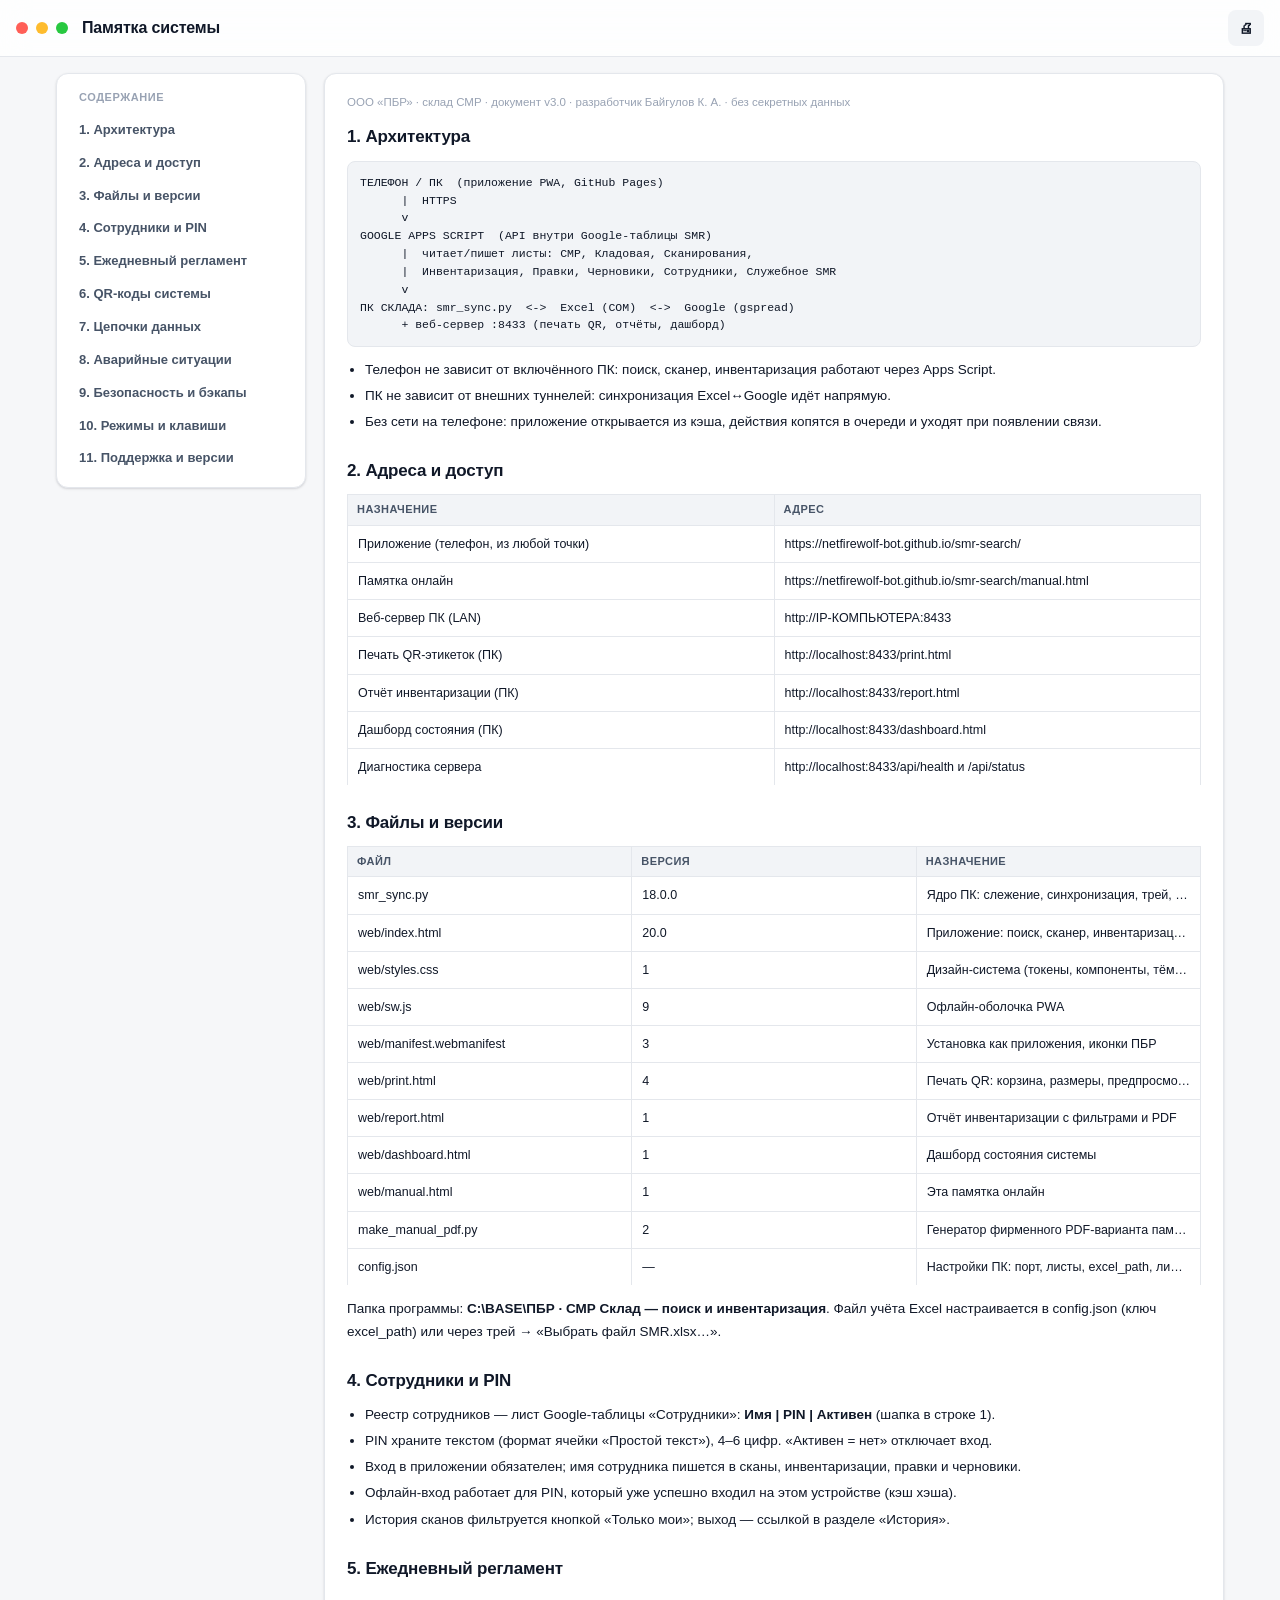
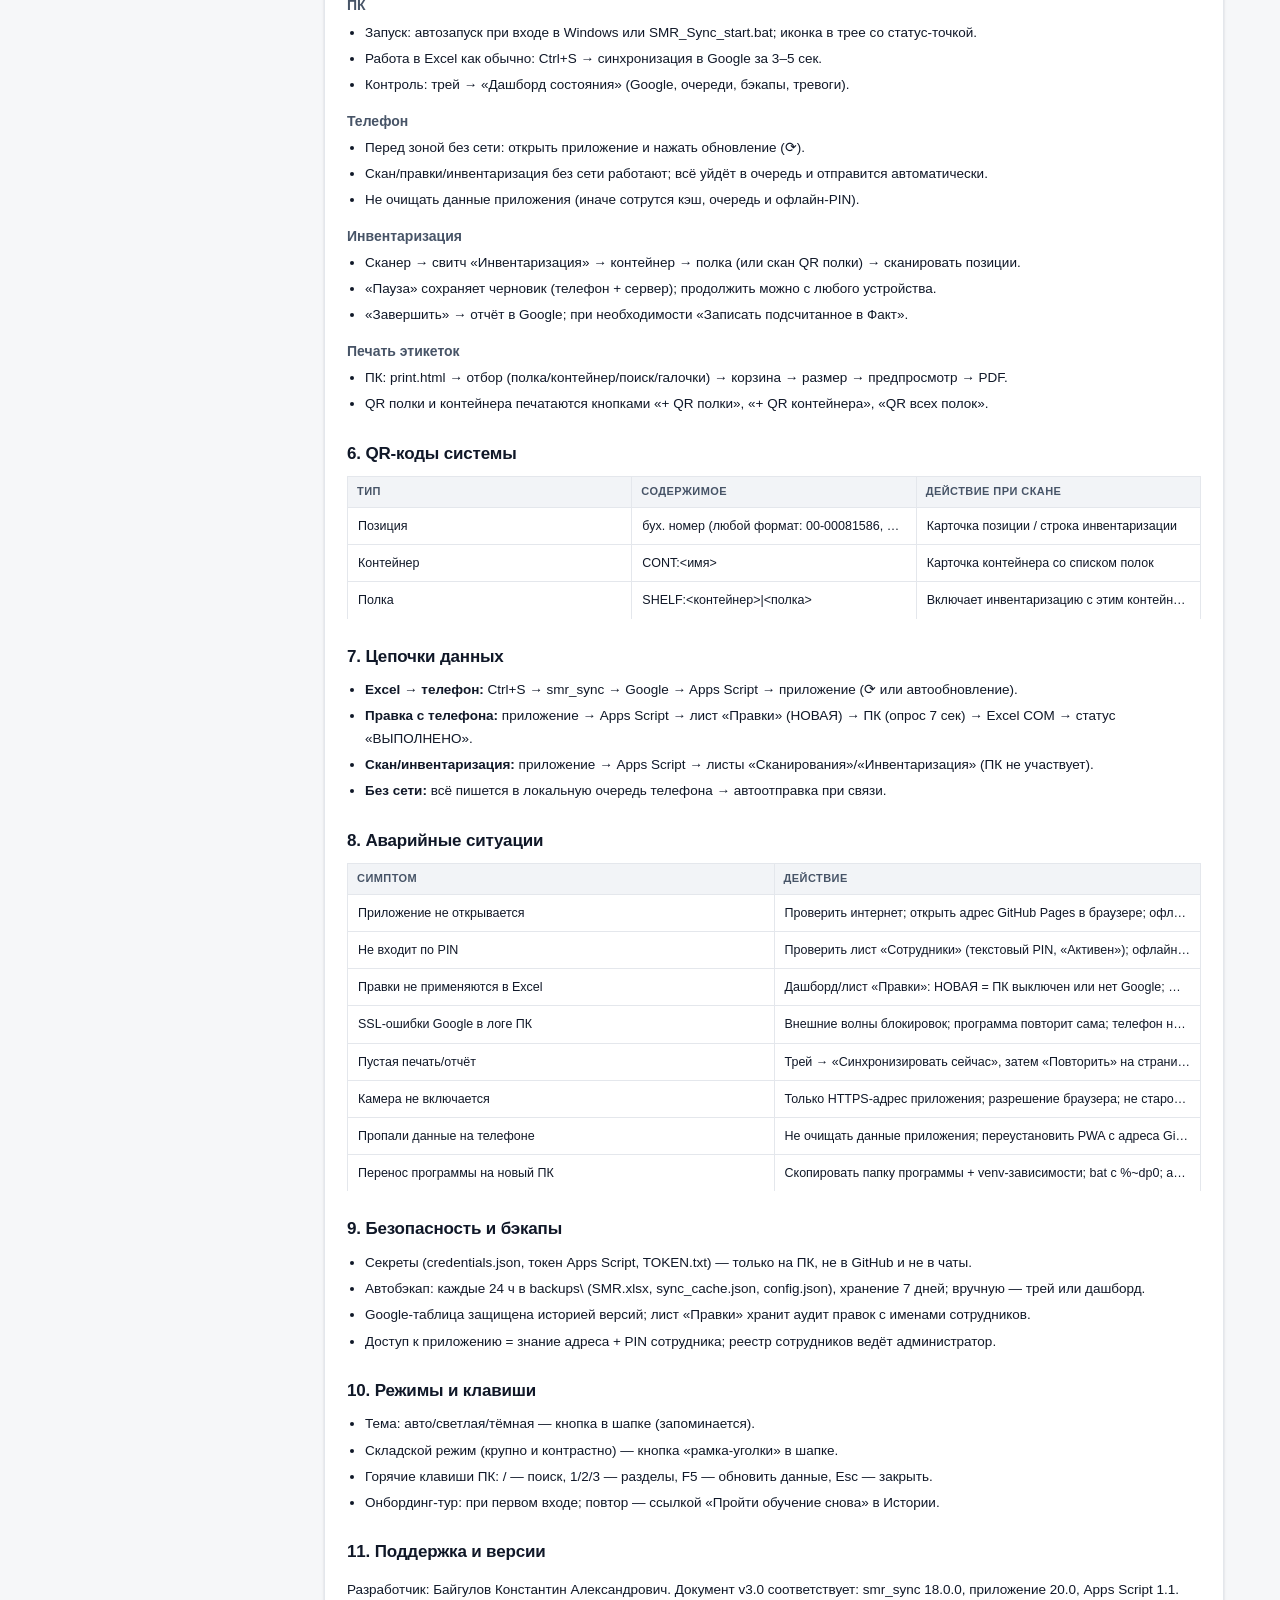
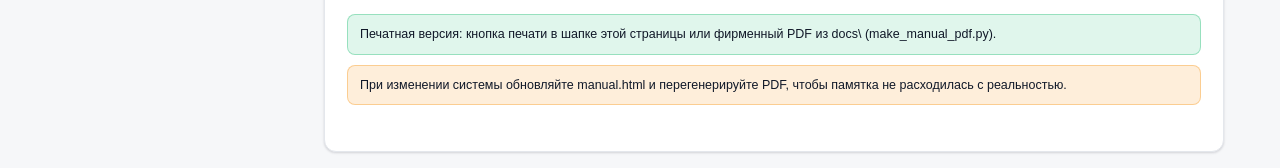
<file: manual.html>
<!DOCTYPE html>
<html lang="ru">
<head>
<meta charset="utf-8">
<meta name="viewport" content="width=device-width, initial-scale=1">
<meta http-equiv="Cache-Control" content="no-store, must-revalidate">
<title>ПБР · СМР Склад — памятка</title>
<link rel="stylesheet" href="styles.css">
<style>
.layout{display:grid;grid-template-columns:250px minmax(0,1fr);gap:18px;padding:16px;max-width:1200px;margin:0 auto}
@media (max-width:900px){.layout{grid-template-columns:1fr}nav#toc{position:static!important;height:auto!important}}
nav#toc{position:sticky;top:70px;align-self:start;background:var(--surface);border:1px solid var(--border);
  border-radius:var(--r-md);padding:12px;max-height:calc(100vh - 90px);overflow:auto;box-shadow:var(--sh-1)}
nav#toc a{display:block;padding:7px 10px;border-radius:var(--r-sm);color:var(--text-2);font-size:13px;font-weight:600;text-decoration:none}
nav#toc a:hover{background:var(--surface-2);color:var(--text)}
nav#toc .t{font-size:11px;font-weight:800;color:var(--text-3);text-transform:uppercase;letter-spacing:.05em;padding:4px 10px 8px}
article{background:var(--surface);border:1px solid var(--border);border-radius:var(--r-md);box-shadow:var(--sh-1);padding:20px 22px}
article section{margin-bottom:26px}
article h2{font-size:17px;margin:0 0 10px;letter-spacing:-.01em}
article h3{font-size:14px;margin:14px 0 6px;color:var(--text-2)}
article p,article li{font-size:13.5px;line-height:1.65;color:var(--text)}
article ul{margin:6px 0 6px 18px;padding:0}
article li{margin:4px 0}
table{width:100%;border-collapse:collapse;font-size:12.5px;margin:8px 0}
th,td{border:1px solid var(--border);padding:7px 9px;text-align:left;vertical-align:top}
th{background:var(--surface-2);font-size:11px;text-transform:uppercase;letter-spacing:.04em;color:var(--text-2)}
pre{background:var(--surface-2);border:1px solid var(--border);border-radius:var(--r-sm);padding:12px;overflow:auto;
  font-family:Consolas,Menlo,monospace;font-size:11.5px;line-height:1.55}
.note{background:var(--warn-soft);border:1px solid color-mix(in srgb,var(--warn) 35%,transparent);border-radius:var(--r-sm);
  padding:10px 12px;font-size:12.5px;margin:10px 0}
.good{background:var(--ok-soft);border:1px solid color-mix(in srgb,var(--ok) 35%,transparent);border-radius:var(--r-sm);
  padding:10px 12px;font-size:12.5px;margin:10px 0}
.docmeta{font-size:11.5px;color:var(--text-3);margin-bottom:14px}
.printbar{display:flex;gap:8px;margin:0 0 14px}
@media print{
  nav#toc,.printbar,header#toolbar{display:none!important}
  .layout{display:block;padding:0}
  article{border:0;box-shadow:none;padding:0}
  body{background:#fff}
}
</style>
</head>
<body data-device="desktop">
<header id="toolbar">
  <span class="lights"><i class="r"></i><i class="y"></i><i class="g"></i></span>
  <h1>Памятка системы</h1>
  <div style="flex:1"></div>
  <button class="btn icon" onclick="window.print()" title="Печать / сохранить в PDF">&#128424;</button>
</header>

<div class="layout">
<nav id="toc">
  <div class="t">Содержание</div>
  <a href="#s1">1. Архитектура</a>
  <a href="#s2">2. Адреса и доступ</a>
  <a href="#s3">3. Файлы и версии</a>
  <a href="#s4">4. Сотрудники и PIN</a>
  <a href="#s5">5. Ежедневный регламент</a>
  <a href="#s6">6. QR-коды системы</a>
  <a href="#s7">7. Цепочки данных</a>
  <a href="#s8">8. Аварийные ситуации</a>
  <a href="#s9">9. Безопасность и бэкапы</a>
  <a href="#s10">10. Режимы и клавиши</a>
  <a href="#s11">11. Поддержка и версии</a>
</nav>

<article>
<div class="docmeta">ООО «ПБР» · склад СМР · документ v3.0 · разработчик Байгулов К. А. · без секретных данных</div>

<section id="s1">
<h2>1. Архитектура</h2>
<pre>ТЕЛЕФОН / ПК  (приложение PWA, GitHub Pages)
      |  HTTPS
      v
GOOGLE APPS SCRIPT  (API внутри Google-таблицы SMR)
      |  читает/пишет листы: СМР, Кладовая, Сканирования,
      |  Инвентаризация, Правки, Черновики, Сотрудники, Служебное SMR
      v
ПК СКЛАДА: smr_sync.py  &lt;-&gt;  Excel (COM)  &lt;-&gt;  Google (gspread)
      + веб-сервер :8433 (печать QR, отчёты, дашборд)</pre>
<ul>
<li>Телефон не зависит от включённого ПК: поиск, сканер, инвентаризация работают через Apps Script.</li>
<li>ПК не зависит от внешних туннелей: синхронизация Excel↔Google идёт напрямую.</li>
<li>Без сети на телефоне: приложение открывается из кэша, действия копятся в очереди и уходят при появлении связи.</li>
</ul>
</section>

<section id="s2">
<h2>2. Адреса и доступ</h2>
<table>
<tr><th>Назначение</th><th>Адрес</th></tr>
<tr><td>Приложение (телефон, из любой точки)</td><td>https://netfirewolf-bot.github.io/smr-search/</td></tr>
<tr><td>Памятка онлайн</td><td>https://netfirewolf-bot.github.io/smr-search/manual.html</td></tr>
<tr><td>Веб-сервер ПК (LAN)</td><td>http://IP-КОМПЬЮТЕРА:8433</td></tr>
<tr><td>Печать QR-этикеток (ПК)</td><td>http://localhost:8433/print.html</td></tr>
<tr><td>Отчёт инвентаризации (ПК)</td><td>http://localhost:8433/report.html</td></tr>
<tr><td>Дашборд состояния (ПК)</td><td>http://localhost:8433/dashboard.html</td></tr>
<tr><td>Диагностика сервера</td><td>http://localhost:8433/api/health и /api/status</td></tr>
</table>
</section>

<section id="s3">
<h2>3. Файлы и версии</h2>
<table>
<tr><th>Файл</th><th>Версия</th><th>Назначение</th></tr>
<tr><td>smr_sync.py</td><td>18.0.0</td><td>Ядро ПК: слежение, синхронизация, трей, веб-сервер, мониторинг, бэкапы, PDF</td></tr>
<tr><td>web/index.html</td><td>20.0</td><td>Приложение: поиск, сканер, инвентаризация, вход по PIN</td></tr>
<tr><td>web/styles.css</td><td>1</td><td>Дизайн-система (токены, компоненты, тёмная тема)</td></tr>
<tr><td>web/sw.js</td><td>9</td><td>Офлайн-оболочка PWA</td></tr>
<tr><td>web/manifest.webmanifest</td><td>3</td><td>Установка как приложения, иконки ПБР</td></tr>
<tr><td>web/print.html</td><td>4</td><td>Печать QR: корзина, размеры, предпросмотр</td></tr>
<tr><td>web/report.html</td><td>1</td><td>Отчёт инвентаризации с фильтрами и PDF</td></tr>
<tr><td>web/dashboard.html</td><td>1</td><td>Дашборд состояния системы</td></tr>
<tr><td>web/manual.html</td><td>1</td><td>Эта памятка онлайн</td></tr>
<tr><td>make_manual_pdf.py</td><td>2</td><td>Генератор фирменного PDF-варианта памятки</td></tr>
<tr><td>config.json</td><td>—</td><td>Настройки ПК: порт, листы, excel_path, лимиты алертов, бэкапы</td></tr>
</table>
<p>Папка программы: <b>C:\BASE\ПБР · СМР Склад — поиск и инвентаризация</b>. Файл учёта Excel настраивается в config.json (ключ excel_path) или через трей → «Выбрать файл SMR.xlsx…».</p>
</section>

<section id="s4">
<h2>4. Сотрудники и PIN</h2>
<ul>
<li>Реестр сотрудников — лист Google-таблицы «Сотрудники»: <b>Имя | PIN | Активен</b> (шапка в строке 1).</li>
<li>PIN храните текстом (формат ячейки «Простой текст»), 4–6 цифр. «Активен = нет» отключает вход.</li>
<li>Вход в приложении обязателен; имя сотрудника пишется в сканы, инвентаризации, правки и черновики.</li>
<li>Офлайн-вход работает для PIN, который уже успешно входил на этом устройстве (кэш хэша).</li>
<li>История сканов фильтруется кнопкой «Только мои»; выход — ссылкой в разделе «История».</li>
</ul>
</section>

<section id="s5">
<h2>5. Ежедневный регламент</h2>
<h3>ПК</h3>
<ul>
<li>Запуск: автозапуск при входе в Windows или SMR_Sync_start.bat; иконка в трее со статус-точкой.</li>
<li>Работа в Excel как обычно: Ctrl+S → синхронизация в Google за 3–5 сек.</li>
<li>Контроль: трей → «Дашборд состояния» (Google, очереди, бэкапы, тревоги).</li>
</ul>
<h3>Телефон</h3>
<ul>
<li>Перед зоной без сети: открыть приложение и нажать обновление (⟳).</li>
<li>Скан/правки/инвентаризация без сети работают; всё уйдёт в очередь и отправится автоматически.</li>
<li>Не очищать данные приложения (иначе сотрутся кэш, очередь и офлайн-PIN).</li>
</ul>
<h3>Инвентаризация</h3>
<ul>
<li>Сканер → свитч «Инвентаризация» → контейнер → полка (или скан QR полки) → сканировать позиции.</li>
<li>«Пауза» сохраняет черновик (телефон + сервер); продолжить можно с любого устройства.</li>
<li>«Завершить» → отчёт в Google; при необходимости «Записать подсчитанное в Факт».</li>
</ul>
<h3>Печать этикеток</h3>
<ul>
<li>ПК: print.html → отбор (полка/контейнер/поиск/галочки) → корзина → размер → предпросмотр → PDF.</li>
<li>QR полки и контейнера печатаются кнопками «+ QR полки», «+ QR контейнера», «QR всех полок».</li>
</ul>
</section>

<section id="s6">
<h2>6. QR-коды системы</h2>
<table>
<tr><th>Тип</th><th>Содержимое</th><th>Действие при скане</th></tr>
<tr><td>Позиция</td><td>бух. номер (любой формат: 00-00081586, 81586…)</td><td>Карточка позиции / строка инвентаризации</td></tr>
<tr><td>Контейнер</td><td>CONT:&lt;имя&gt;</td><td>Карточка контейнера со списком полок</td></tr>
<tr><td>Полка</td><td>SHELF:&lt;контейнер&gt;|&lt;полка&gt;</td><td>Включает инвентаризацию с этим контейнером и полкой</td></tr>
</table>
</section>

<section id="s7">
<h2>7. Цепочки данных</h2>
<ul>
<li><b>Excel → телефон:</b> Ctrl+S → smr_sync → Google → Apps Script → приложение (⟳ или автообновление).</li>
<li><b>Правка с телефона:</b> приложение → Apps Script → лист «Правки» (НОВАЯ) → ПК (опрос 7 сек) → Excel COM → статус «ВЫПОЛНЕНО».</li>
<li><b>Скан/инвентаризация:</b> приложение → Apps Script → листы «Сканирования»/«Инвентаризация» (ПК не участвует).</li>
<li><b>Без сети:</b> всё пишется в локальную очередь телефона → автоотправка при связи.</li>
</ul>
</section>

<section id="s8">
<h2>8. Аварийные ситуации</h2>
<table>
<tr><th>Симптом</th><th>Действие</th></tr>
<tr><td>Приложение не открывается</td><td>Проверить интернет; открыть адрес GitHub Pages в браузере; офлайн откроется из кэша с бейджем ОФЛАЙН</td></tr>
<tr><td>Не входит по PIN</td><td>Проверить лист «Сотрудники» (текстовый PIN, «Активен»); офлайн входится только ранее входивший PIN</td></tr>
<tr><td>Правки не применяются в Excel</td><td>Дашборд/лист «Правки»: НОВАЯ = ПК выключен или нет Google; ОШИБКА = читать текст в строке</td></tr>
<tr><td>SSL-ошибки Google в логе ПК</td><td>Внешние волны блокировок; программа повторит сама; телефон не затронут</td></tr>
<tr><td>Пустая печать/отчёт</td><td>Трей → «Синхронизировать сейчас», затем «Повторить» на странице</td></tr>
<tr><td>Камера не включается</td><td>Только HTTPS-адрес приложения; разрешение браузера; не старое PWA с ts.net</td></tr>
<tr><td>Пропали данные на телефоне</td><td>Не очищать данные приложения; переустановить PWA с адреса GitHub Pages</td></tr>
<tr><td>Перенос программы на новый ПК</td><td>Скопировать папку программы + venv-зависимости; bat с %~dp0; автозапуск починится сам</td></tr>
</table>
</section>

<section id="s9">
<h2>9. Безопасность и бэкапы</h2>
<ul>
<li>Секреты (credentials.json, токен Apps Script, TOKEN.txt) — только на ПК, не в GitHub и не в чаты.</li>
<li>Автобэкап: каждые 24 ч в backups\ (SMR.xlsx, sync_cache.json, config.json), хранение 7 дней; вручную — трей или дашборд.</li>
<li>Google-таблица защищена историей версий; лист «Правки» хранит аудит правок с именами сотрудников.</li>
<li>Доступ к приложению = знание адреса + PIN сотрудника; реестр сотрудников ведёт администратор.</li>
</ul>
</section>

<section id="s10">
<h2>10. Режимы и клавиши</h2>
<ul>
<li>Тема: авто/светлая/тёмная — кнопка в шапке (запоминается).</li>
<li>Складской режим (крупно и контрастно) — кнопка «рамка-уголки» в шапке.</li>
<li>Горячие клавиши ПК: / — поиск, 1/2/3 — разделы, F5 — обновить данные, Esc — закрыть.</li>
<li>Онбординг-тур: при первом входе; повтор — ссылкой «Пройти обучение снова» в Истории.</li>
</ul>
</section>

<section id="s11">
<h2>11. Поддержка и версии</h2>
<p>Разработчик: Байгулов Константин Александрович. Документ v3.0 соответствует: smr_sync 18.0.0, приложение 20.0, Apps Script 1.1.</p>
<div class="good">Печатная версия: кнопка печати в шапке этой страницы или фирменный PDF из docs\ (make_manual_pdf.py).</div>
<div class="note">При изменении системы обновляйте manual.html и перегенерируйте PDF, чтобы памятка не расходилась с реальностью.</div>
</section>
</article>
</div>
</body>
</html>
</file>
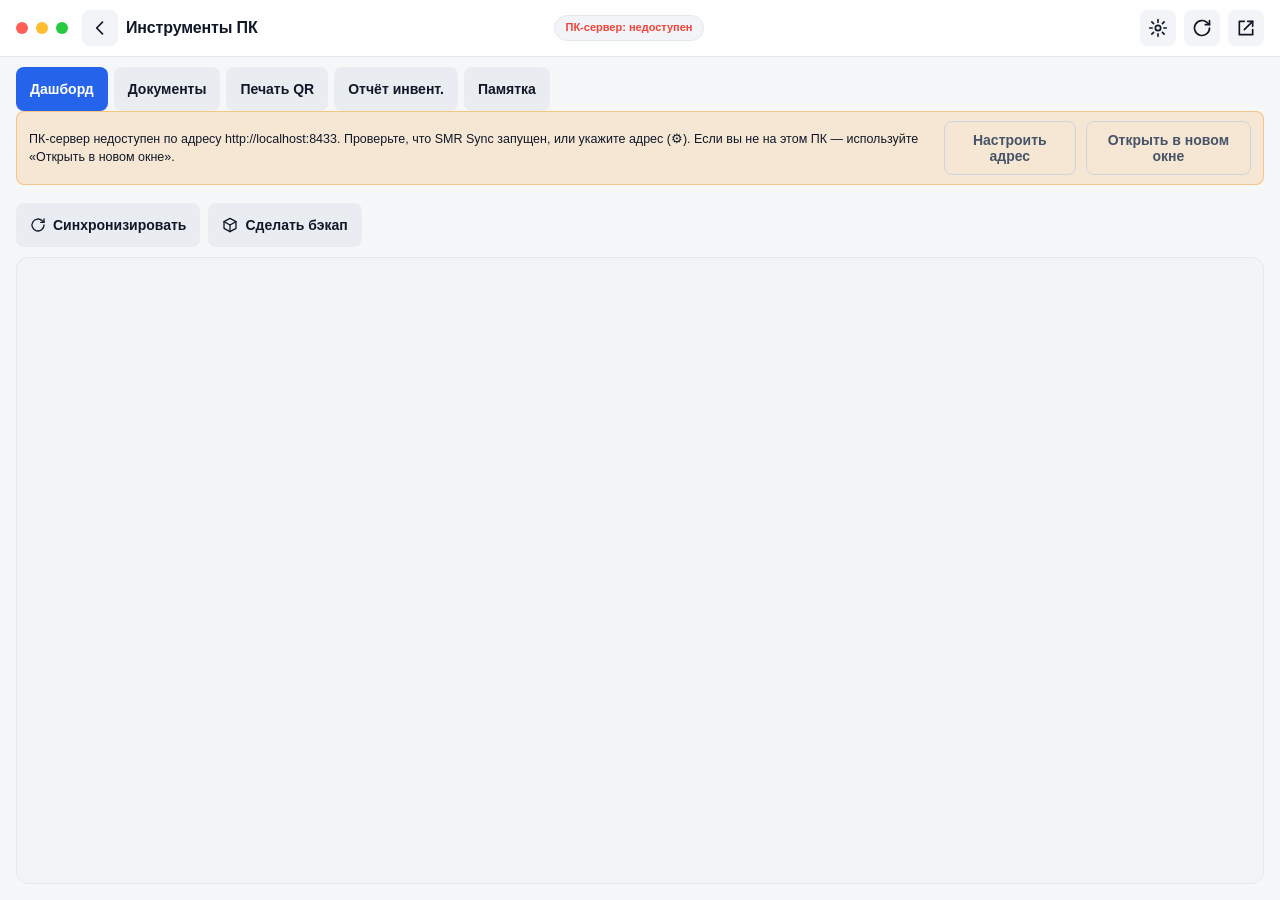
<file: tools.html>
<!DOCTYPE html>
<html lang="ru">
<head>
<meta charset="utf-8">
<meta name="viewport" content="width=device-width, initial-scale=1">
<meta http-equiv="Cache-Control" content="no-store, must-revalidate">
<title>ПБР · Инструменты ПК</title>
<link rel="stylesheet" href="styles.css">
<style>
html,body{height:100%}
body{display:flex;flex-direction:column;overflow:hidden;padding-bottom:0}
.tbar{display:flex;gap:6px;flex-wrap:wrap;padding:10px 16px 0}
.tbar .btn.on{background:var(--primary);color:#fff}
.abar{display:flex;gap:8px;flex-wrap:wrap;align-items:center;padding:10px 16px}
.abar .sp{flex:1}
#status{font-size:12px;color:var(--text-2);min-height:16px}
.framewrap{position:relative;flex:1;margin:0 16px 16px;border:1px solid var(--border);border-radius:var(--r-md);overflow:hidden;background:var(--surface-2)}
#frame{width:100%;height:100%;border:0;display:block}
#frameLoad{position:absolute;top:10px;right:12px;background:var(--surface);border:1px solid var(--border);
  border-radius:var(--r-pill);padding:4px 12px;font-size:11px;font-weight:700;color:var(--text-2);display:none;box-shadow:var(--sh-2)}
#frameLoad.show{display:block}
.warnbar{display:none;margin:0 16px 8px;padding:9px 12px;border:1px solid color-mix(in srgb,var(--warn) 40%,transparent);
  background:var(--warn-soft);border-radius:var(--r-sm);font-size:12.5px;color:var(--text);align-items:center;gap:10px}
.warnbar.show{display:flex}
.warnbar .sp{flex:1}
.backbtn{text-decoration:none}
</style>
</head>
<body data-device="desktop">
<svg xmlns="http://www.w3.org/2000/svg" style="display:none">
<symbol id="i-back" viewBox="0 0 24 24"><path d="M15 5 8 12l7 7"/></symbol>
<symbol id="i-dash" viewBox="0 0 24 24"><rect x="3" y="3" width="8" height="10" rx="2"/><rect x="13" y="3" width="8" height="6" rx="2"/><rect x="13" y="11" width="8" height="10" rx="2"/><rect x="3" y="15" width="8" height="6" rx="2"/></symbol>
<symbol id="i-refresh" viewBox="0 0 24 24"><path d="M21 12a9 9 0 1 1-2.64-6.36L21 8"/><path d="M21 3v5h-5"/></symbol>
<symbol id="i-ext" viewBox="0 0 24 24"><path d="M14 4h6v6"/><path d="M20 4 10 14"/><path d="M20 14v6H4V4h6"/></symbol>
<symbol id="i-gear" viewBox="0 0 24 24"><circle cx="12" cy="12" r="3.2"/><path d="M12 2v3m0 14v3M2 12h3m14 0h3M4.6 4.6l2.1 2.1m10.6 10.6 2.1 2.1M19.4 4.6l-2.1 2.1M6.7 17.3l-2.1 2.1"/></symbol>
<symbol id="i-box" viewBox="0 0 24 24"><path d="m12 2 9 5v10l-9 5-9-5V7z"/><path d="M3 7l9 5 9-5"/><path d="M12 12v10"/></symbol>
</svg>

<header id="toolbar">
  <span class="lights"><i class="r"></i><i class="y"></i><i class="g"></i></span>
  <a class="btn icon backbtn" href="index.html" title="Назад в приложение"><svg class="ic"><use href="#i-back"/></svg></a>
  <h1>Инструменты ПК</h1>
  <div class="badge" id="pcPill">ПК-сервер: проверка…</div>
  <div style="flex:1"></div>
  <button id="btnGear" class="btn icon" title="Адрес ПК-сервера"><svg class="ic"><use href="#i-gear"/></svg></button>
  <button id="btnReload" class="btn icon" title="Обновить кадр"><svg class="ic"><use href="#i-refresh"/></svg></button>
  <button id="btnExt" class="btn icon" title="Открыть в новом окне"><svg class="ic"><use href="#i-ext"/></svg></button>
</header>

<div class="tbar" id="tabs"></div>
<div class="warnbar" id="warn">
  <span id="warnText">ПК-сервер недоступен или кадр заблокирован браузером.</span>
  <span class="sp"></span>
  <button class="btn ghost" id="warnGear">Настроить адрес</button>
  <button class="btn ghost" id="warnExt">Открыть в новом окне</button>
</div>
<div class="abar">
  <button id="btnSync" class="btn"><svg class="ic" style="width:16px;height:16px"><use href="#i-refresh"/></svg>Синхронизировать</button>
  <button id="btnBackup" class="btn"><svg class="ic" style="width:16px;height:16px"><use href="#i-box"/></svg>Сделать бэкап</button>
  <span class="sp"></span>
  <span id="status"></span>
</div>
<div class="framewrap">
  <iframe id="frame" title="Инструмент"></iframe>
  <div id="frameLoad">загрузка…</div>
</div>

<script>
"use strict";
var MANUAL_URL="https://netfirewolf-bot.github.io/smr-search/manual.html";
var TOOLS=[
  {id:"dash",label:"Дашборд",pc:"/dashboard.html"},
  {id:"docs",label:"Документы",pc:"/docs.html"},
  {id:"print",label:"Печать QR",pc:"/print.html"},
  {id:"report",label:"Отчёт инвент.",pc:"/report.html"},
  {id:"manual",label:"Памятка",pc:null}
];
var LS_TOOL="smr_last_tool", LS_BASE="smr_pc_base";
var cur=null, loadTimer=null;

function pcBase(){
  if(location.hostname==="localhost"||location.hostname==="127.0.0.1")return "";
  return localStorage.getItem(LS_BASE)||"http://localhost:8433";
}
function toolUrl(t){
  if(t.pc===null)return MANUAL_URL;
  return pcBase()+t.pc;
}
function setStatus(t){document.getElementById("status").textContent=t||"";}
function showLoad(on){document.getElementById("frameLoad").classList.toggle("show",on);}
function showWarn(on,text){
  var w=document.getElementById("warn");
  w.classList.toggle("show",!!on);
  if(text)document.getElementById("warnText").textContent=text;
}
function setPill(txt,ok){
  var p=document.getElementById("pcPill");
  p.textContent=txt;
  p.style.color=ok===true?"var(--ok)":ok===false?"var(--bad)":"";
}
function probe(){
  if(cur&&cur.pc===null){setPill("Памятка: GitHub Pages",true);showWarn(false);return;}
  var base=pcBase();
  fetch(base+"/api/health",{cache:"no-store"})
    .then(function(r){return r.json();})
    .then(function(j){setPill("ПК-сервер: онлайн · v"+(j.version||""),true);showWarn(false);})
    .catch(function(){
      setPill("ПК-сервер: недоступен",false);
      showWarn(true,"ПК-сервер недоступен по адресу "+(base||"localhost:8433")+". Проверьте, что SMR Sync запущен, или укажите адрес (⚙). Если вы не на этом ПК — используйте «Открыть в новом окне».");
    });
}
function openTool(id,remember){
  var t=TOOLS.find(function(x){return x.id===id;})||TOOLS[0];
  cur=t;
  document.querySelectorAll("#tabs .btn").forEach(function(b){b.classList.toggle("on",b.dataset.id===t.id);});
  var f=document.getElementById("frame");
  showLoad(true);showWarn(false);
  f.src=toolUrl(t);
  clearTimeout(loadTimer);
  loadTimer=setTimeout(function(){
    if(!document.getElementById("frameLoad").classList.contains("show"))return;
    showLoad(false);
    if(t.pc!==null)showWarn(true,"Кадр не загрузился за 8 сек. Возможно, браузер заблокировал http-адрес ПК из https-страницы (работа не с этого ПК) — нажмите «Открыть в новом окне» или настройте адрес (⚙).");
  },8000);
  document.title="ПБР · "+t.label;
  if(remember!==false)localStorage.setItem(LS_TOOL,t.id);
  if(history.replaceState)history.replaceState(null,"","#"+t.id);
  probe();
}
document.getElementById("frame").onload=function(){showLoad(false);};
function buildTabs(){
  var box=document.getElementById("tabs");box.innerHTML="";
  TOOLS.forEach(function(t){
    var b=document.createElement("button");
    b.className="btn";b.dataset.id=t.id;b.textContent=t.label;
    b.onclick=function(){openTool(t.id);};
    box.appendChild(b);
  });
}
function askBase(){
  var curBase=pcBase()||"http://localhost:8433";
  var v=prompt("Адрес ПК-сервера SMR Sync (например http://172.16.7.145:8433).\nПусто = localhost (этот компьютер):",curBase);
  if(v===null)return;
  v=v.trim();
  if(v==="")localStorage.removeItem(LS_BASE);
  else localStorage.setItem(LS_BASE,v.replace(/\/$/,""));
  if(cur)openTool(cur.id);
  probe();
}
document.getElementById("btnGear").onclick=askBase;
document.getElementById("warnGear").onclick=askBase;
document.getElementById("btnReload").onclick=function(){if(cur)openTool(cur.id,false);};
document.getElementById("btnExt").onclick=function(){if(cur)window.open(toolUrl(cur),"_blank");};
document.getElementById("warnExt").onclick=function(){if(cur)window.open(toolUrl(cur),"_blank");};
async function pcAction(path,msg){
  setStatus(msg+"…");
  try{
    var r=await fetch(pcBase()+path,{method:"POST"});
    var j=await r.json().catch(function(){return {};});
    setStatus(j.ok?(msg+": запущено"):(msg+": ошибка "+(j.error||r.status)));
    setTimeout(probe,1500);
  }catch(e){setStatus(msg+": ПК-сервер недоступен");}
}
document.getElementById("btnSync").onclick=function(){pcAction("/api/sync_now","Синхронизация");};
document.getElementById("btnBackup").onclick=function(){pcAction("/api/backup_now","Бэкап");};
window.addEventListener("hashchange",function(){
  var id=location.hash.replace("#","");
  if(id&&id!==(cur&&cur.id))openTool(id);
});
buildTabs();
var startId=location.hash.replace("#","");
if(!TOOLS.some(function(t){return t.id===startId;}))startId=localStorage.getItem(LS_TOOL)||"dash";
openTool(startId,false);
setInterval(probe,30000);
</script>
</body>
</html>
</file>
<file: styles.css>
/* СМР Поиск — дизайн-система, v1 */
:root{
  --font:-apple-system,BlinkMacSystemFont,"SF Pro Text","Segoe UI Variable","Segoe UI",Roboto,"Helvetica Neue",Arial,sans-serif;
  --bg:#f6f7f9;--surface:#ffffff;--surface-2:#f2f4f7;--surface-3:#e9edf2;
  --border:#e4e7ec;--border-2:#d0d5dd;
  --text:#101828;--text-2:#475467;--text-3:#98a2b3;
  --primary:#2563eb;--primary-2:#1d4ed8;--primary-soft:rgba(37,99,235,.10);--ring:rgba(37,99,235,.30);
  --ok:#12b76a;--ok-soft:rgba(18,183,106,.13);
  --warn:#f79009;--warn-soft:rgba(247,144,9,.15);
  --bad:#f04438;--bad-soft:rgba(240,68,56,.12);
  --r-sm:8px;--r-md:12px;--r-lg:16px;--r-pill:999px;
  --sh-1:0 1px 2px rgba(16,24,40,.06),0 1px 3px rgba(16,24,40,.10);
  --sh-2:0 4px 10px -2px rgba(16,24,40,.10),0 2px 4px -2px rgba(16,24,40,.06);
  --sh-3:0 16px 32px -8px rgba(16,24,40,.18),0 6px 12px -6px rgba(16,24,40,.10);
  --blur:saturate(160%) blur(14px);--tap:44px;
}
html[data-theme="dark"]{
  --bg:#0b0f14;--surface:#151a21;--surface-2:#1c232c;--surface-3:#232b36;
  --border:#2a3340;--border-2:#3a4553;
  --text:#e6edf3;--text-2:#a5b0bd;--text-3:#76808c;
  --primary:#4c8dff;--primary-2:#6ba0ff;--primary-soft:rgba(76,141,255,.16);--ring:rgba(76,141,255,.40);
  --ok:#3fd68f;--ok-soft:rgba(63,214,143,.16);
  --warn:#ffb224;--warn-soft:rgba(255,178,36,.16);
  --bad:#ff6b5e;--bad-soft:rgba(255,107,94,.16);
  --sh-1:0 1px 2px rgba(0,0,0,.5);--sh-2:0 4px 10px -2px rgba(0,0,0,.55);--sh-3:0 16px 32px -8px rgba(0,0,0,.65);
}
@media (prefers-color-scheme: dark){
  html:not([data-theme="light"]){
    --bg:#0b0f14;--surface:#151a21;--surface-2:#1c232c;--surface-3:#232b36;
    --border:#2a3340;--border-2:#3a4553;
    --text:#e6edf3;--text-2:#a5b0bd;--text-3:#76808c;
    --primary:#4c8dff;--primary-2:#6ba0ff;--primary-soft:rgba(76,141,255,.16);--ring:rgba(76,141,255,.40);
    --ok:#3fd68f;--ok-soft:rgba(63,214,143,.16);
    --warn:#ffb224;--warn-soft:rgba(255,178,36,.16);
    --bad:#ff6b5e;--bad-soft:rgba(255,107,94,.16);
    --sh-1:0 1px 2px rgba(0,0,0,.5);--sh-2:0 4px 10px -2px rgba(0,0,0,.55);--sh-3:0 16px 32px -8px rgba(0,0,0,.65);
  }
}
*{box-sizing:border-box;-webkit-tap-highlight-color:transparent}
html,body{margin:0;padding:0}
body{font-family:var(--font);background:var(--bg);color:var(--text);font-size:15px;line-height:1.45;
  -webkit-font-smoothing:antialiased;padding-bottom:calc(64px + env(safe-area-inset-bottom))}
body[data-device="desktop"]{padding-bottom:0;font-size:14px}
.hidden{display:none!important}
button{font-family:inherit}
::selection{background:var(--primary-soft)}
:focus-visible{outline:2px solid var(--primary);outline-offset:2px;border-radius:4px}
@media (prefers-reduced-motion:reduce){*{animation:none!important;transition:none!important;scroll-behavior:auto!important}}
*::-webkit-scrollbar{width:8px;height:8px}
*::-webkit-scrollbar-thumb{background:var(--border-2);border-radius:8px}
*::-webkit-scrollbar-track{background:transparent}
.ic{width:20px;height:20px;stroke:currentColor;fill:none;stroke-width:2;stroke-linecap:round;stroke-linejoin:round;flex:none}
.ic.sm{width:16px;height:16px}
.ic.lg{width:34px;height:34px;stroke-width:1.5}

/* ---------- каркас ---------- */
#app{display:flex;min-height:100vh}
aside#sidebar{display:none}
body[data-device="desktop"] aside#sidebar{display:flex;flex-direction:column;gap:2px;width:240px;padding:18px 10px;
  position:sticky;top:0;height:100vh;background:var(--surface);border-right:1px solid var(--border)}
.sidetitle{font-size:15px;font-weight:700;padding:4px 12px 14px;letter-spacing:-.01em}
.sideitem{display:flex;gap:10px;align-items:center;padding:9px 12px;min-height:40px;border-radius:var(--r-sm);border:0;
  background:transparent;color:var(--text-2);font-size:14px;font-weight:600;cursor:pointer;width:100%;text-align:left;transition:background .15s,color .15s}
.sideitem:hover{background:var(--surface-2);color:var(--text)}
.sideitem.active{background:var(--primary-soft);color:var(--primary)}
.sidefoot{margin-top:auto;padding:10px 12px;font-size:11px;color:var(--text-3)}
main{flex:1;min-width:0}
header#toolbar{position:sticky;top:0;z-index:30;display:flex;align-items:center;gap:8px;padding:10px 16px;
  background:color-mix(in srgb,var(--surface) 82%,transparent);backdrop-filter:var(--blur);-webkit-backdrop-filter:var(--blur);
  border-bottom:1px solid var(--border)}
@supports not (background:color-mix(in srgb,red 50%,blue)){header#toolbar{background:var(--surface)}}
.lights{display:none;gap:8px;margin-right:6px}
.lights i{width:12px;height:12px;border-radius:50%}
.lights .r{background:#ff5f57}.lights .y{background:#febc2e}.lights .g{background:#28c840}
body[data-device="desktop"] .lights{display:flex}
header#toolbar h1{font-size:16px;font-weight:700;margin:0;flex:1;letter-spacing:-.01em}
.badge{font-size:11px;font-weight:600;background:var(--surface-2);border:1px solid var(--border);padding:4px 10px;
  border-radius:var(--r-pill);color:var(--text-2);max-width:44%;overflow:hidden;text-overflow:ellipsis;white-space:nowrap}
nav#bottom{position:fixed;bottom:0;left:0;right:0;z-index:35;display:flex;background:var(--surface);
  border-top:1px solid var(--border);padding:6px 8px calc(6px + env(safe-area-inset-bottom))}
body[data-device="desktop"] nav#bottom{display:none}
nav#bottom button{flex:1;border:0;background:transparent;color:var(--text-3);font-size:11px;font-weight:600;padding:4px 0;cursor:pointer;transition:color .15s}
nav#bottom button .ic{display:block;margin:0 auto 3px;width:22px;height:22px;opacity:.8}
nav#bottom button.active{color:var(--primary)}
nav#bottom button.active .ic{opacity:1}

/* ---------- кнопки/поля ---------- */
.btn{display:inline-flex;align-items:center;justify-content:center;gap:7px;border:0;border-radius:var(--r-sm);
  padding:10px 14px;min-height:var(--tap);font-size:14px;font-weight:600;cursor:pointer;user-select:none;
  background:var(--surface-3);color:var(--text);transition:background .15s,box-shadow .15s,transform .05s}
.btn:hover{background:var(--border)}
.btn:active{transform:scale(.98)}
.btn.primary{background:var(--primary);color:#fff;box-shadow:var(--sh-1)}
.btn.primary:hover{background:var(--primary-2)}
.btn.good{background:var(--ok);color:#fff}
.btn.warn{background:var(--warn);color:#fff}
.btn.danger{background:var(--bad);color:#fff}
.btn.ghost{background:transparent;border:1px solid var(--border-2);color:var(--text-2)}
.btn.ghost:hover{background:var(--surface-2);color:var(--text)}
.btn.icon{padding:8px;min-height:36px;min-width:36px;border-radius:var(--r-sm);background:var(--surface-2)}
.btn.icon:hover{background:var(--surface-3)}
.btn.on{background:var(--primary);color:#fff}
.btn.listening{background:var(--bad);color:#fff}
.btn:disabled{opacity:.55;pointer-events:none}
.seg{display:flex;background:var(--surface-2);border:1px solid var(--border);border-radius:10px;padding:3px;gap:3px;margin:12px 16px 8px}
.seg button{flex:1;border:0;background:transparent;border-radius:7px;padding:8px 0;font-size:14px;font-weight:600;color:var(--text-2);cursor:pointer;transition:background .15s,color .15s,box-shadow .15s}
.seg button.active{background:var(--surface);color:var(--text);box-shadow:var(--sh-1)}
.searchwrap{position:relative;margin:0 16px 8px}
.searchwrap .sicon{position:absolute;left:11px;top:50%;transform:translateY(-50%);color:var(--text-3);pointer-events:none}
.searchwrap .sicon .ic{width:17px;height:17px}
#q{width:100%;padding:11px 12px 11px 36px;font-size:16px;font-family:inherit;border:1px solid var(--border);
  border-radius:10px;background:var(--surface-2);color:var(--text);outline:none;transition:background .15s,border-color .15s,box-shadow .15s}
body[data-device="desktop"] #q{font-size:14px}
#q:focus{background:var(--surface);border-color:var(--primary);box-shadow:0 0 0 3px var(--ring)}
#suggest{position:absolute;left:0;right:0;top:calc(100% + 6px);background:var(--surface);border:1px solid var(--border);
  border-radius:var(--r-md);box-shadow:var(--sh-3);max-height:55vh;overflow:auto;z-index:40;display:none}
#suggest .sitem{padding:10px 12px;border-bottom:1px solid var(--border);cursor:pointer}
#suggest .sitem:last-child{border-bottom:0}
#suggest .sitem:hover{background:var(--surface-2)}
#suggest .sname{font-size:14px;font-weight:600}
#suggest .smeta{font-size:12px;color:var(--text-2);margin-top:2px;font-variant-numeric:tabular-nums}
mark{background:var(--warn-soft);color:inherit;border-radius:3px;padding:0 1px}
#chips{display:flex;flex-wrap:wrap;gap:6px;padding:0 16px 8px}
.chip{border:1px solid var(--border);border-radius:var(--r-pill);padding:8px 13px;font-size:13px;font-weight:600;
  background:var(--surface);color:var(--text-2);cursor:pointer;transition:all .15s}
.chip.on{background:var(--primary-soft);border-color:var(--primary);color:var(--primary)}
#summary{padding:0 16px 2px;font-size:13px;color:var(--text-2);font-variant-numeric:tabular-nums}
#colhint{padding:0 16px 6px;font-size:11px;color:var(--text-3)}

/* ---------- таблица ---------- */
.tablewrap{overflow:auto;margin:0 16px 16px;background:var(--surface);border:1px solid var(--border);
  border-radius:var(--r-md);max-height:56vh;box-shadow:var(--sh-1)}
body[data-device="desktop"] .tablewrap{max-height:calc(100vh - 250px)}
table{border-collapse:separate;border-spacing:0;width:100%;table-layout:fixed;font-size:13px}
thead th{position:sticky;top:0;z-index:2;background:var(--surface-2);color:var(--text-2);font-size:11px;font-weight:700;
  text-transform:uppercase;letter-spacing:.04em;padding:9px 10px;text-align:left;border-bottom:1px solid var(--border);
  cursor:pointer;user-select:none;white-space:nowrap;overflow:hidden;text-overflow:ellipsis}
tbody td{padding:9px 10px;border-bottom:1px solid var(--border);white-space:nowrap;overflow:hidden;
  text-overflow:ellipsis;font-variant-numeric:tabular-nums}
tbody tr:last-child td{border-bottom:0}
tbody tr:active td{background:var(--primary-soft)}
@media (hover:hover){tbody tr:hover td{background:var(--surface-2)}}
.colres{position:absolute;top:0;right:-6px;width:14px;height:100%;cursor:col-resize;touch-action:none;z-index:6}
.colres:active{background:var(--ring)}
.skelrow{display:flex;gap:10px;padding:11px 12px;border-bottom:1px solid var(--border)}
.skel{position:relative;overflow:hidden;background:var(--surface-2);border-radius:6px}
.skel::after{content:"";position:absolute;inset:0;transform:translateX(-100%);
  background:linear-gradient(90deg,transparent,rgba(255,255,255,.55),transparent);animation:sh 1.2s infinite}
html[data-theme="dark"] .skel::after{background:linear-gradient(90deg,transparent,rgba(255,255,255,.07),transparent)}
@media (prefers-color-scheme:dark){html:not([data-theme="light"]) .skel::after{background:linear-gradient(90deg,transparent,rgba(255,255,255,.07),transparent)}}
@keyframes sh{100%{transform:translateX(100%)}}
.empty{display:flex;flex-direction:column;align-items:center;gap:8px;padding:40px 16px;color:var(--text-3);font-size:13px;text-align:center}

/* ---------- оверлеи/листы ---------- */
.overlay{position:fixed;inset:0;background:rgba(16,24,40,.44);z-index:60;display:flex;align-items:flex-end;
  justify-content:center;backdrop-filter:blur(3px);-webkit-backdrop-filter:blur(3px)}
@media (min-width:700px){.overlay{align-items:center}}
.sheet{background:var(--surface);width:100%;border-radius:20px 20px 0 0;padding:18px 18px calc(22px + env(safe-area-inset-bottom));
  max-height:86vh;overflow:auto;position:relative;box-shadow:var(--sh-3)}
@media (min-width:700px){.sheet{border-radius:var(--r-lg);max-width:560px}}
.closebtn{position:absolute;top:12px;right:12px;border:0;background:var(--surface-2);color:var(--text-2);border-radius:var(--r-sm);padding:8px;cursor:pointer;display:inline-flex}
.closebtn:hover{background:var(--surface-3);color:var(--text)}
.sheet h2{font-size:16px;font-weight:700;margin:0 44px 10px 0;letter-spacing:-.01em}
.groupbox{background:var(--ok-soft);border:1px solid color-mix(in srgb,var(--ok) 35%,transparent);border-radius:var(--r-md);padding:10px 12px;margin:10px 0}
.groupbox .gtitle{font-size:11px;color:var(--ok);font-weight:700;text-transform:uppercase;letter-spacing:.04em;margin-bottom:4px}
.groupbox .gval{font-size:17px;font-weight:700}
.kv{display:flex;gap:10px;padding:8px 0;border-bottom:1px solid var(--border);font-size:14px}
.kv:last-of-type{border-bottom:0}
.kv .k{color:var(--text-2);flex:0 0 45%}
.kv .v{flex:1;font-weight:600;white-space:normal;font-variant-numeric:tabular-nums}
.diffbad{color:var(--bad)}.diffgood{color:var(--ok)}
.cardbtns{display:flex;flex-wrap:wrap;gap:8px;margin-top:14px}
.cardbtns .btn{flex:1;min-width:120px}
.elabel{font-size:12px;font-weight:600;color:var(--text-2);margin:12px 0 4px}
.field input{width:100%;padding:11px 12px;border:1px solid var(--border);border-radius:10px;background:var(--surface-2);
  color:var(--text);font-size:16px;font-family:inherit;outline:none;transition:border-color .15s,box-shadow .15s,background .15s}
.field input:focus{background:var(--surface);border-color:var(--primary);box-shadow:0 0 0 3px var(--ring)}
.pickrow{display:flex;gap:6px}
.pickrow input{flex:1}
.estatus{font-size:12px;color:var(--bad);margin-top:10px;min-height:16px;font-weight:600}
#pickerSearch{width:100%;padding:11px 12px;border:1px solid var(--border);border-radius:10px;background:var(--surface-2);
  color:var(--text);font-size:15px;font-family:inherit;margin:10px 0 4px;outline:none}
#pickerSearch:focus{border-color:var(--primary);box-shadow:0 0 0 3px var(--ring)}
.pcount{font-size:11px;color:var(--text-3);margin:2px 0 6px;font-variant-numeric:tabular-nums}
#pickerList{overflow:auto;max-height:52vh;border:1px solid var(--border);border-radius:10px;background:var(--surface)}
.pitem{padding:11px 12px;border-bottom:1px solid var(--border);font-size:14px;cursor:pointer}
.pitem:last-child{border-bottom:0}
.pitem:hover{background:var(--surface-2)}
#toast{position:fixed;top:12px;left:50%;transform:translateX(-50%);display:flex;gap:8px;align-items:center;
  background:var(--surface);border:1px solid var(--border);border-radius:var(--r-md);box-shadow:var(--sh-3);
  padding:10px 16px;font-size:13px;font-weight:600;color:var(--text);opacity:0;pointer-events:none;transition:opacity .25s;z-index:90;max-width:90%}
#toast.show{opacity:1}
@media (min-width:980px){#toast{left:auto;right:16px;transform:none}}
.hintbar{display:flex;gap:8px;align-items:center;background:var(--warn-soft);color:var(--text);padding:8px 16px;font-size:12px;font-weight:600}

/* ---------- сканер ---------- */
.scanbox{padding:12px 16px}
#readerWrap{position:relative;border-radius:var(--r-lg);overflow:hidden;background:#000;min-height:260px;box-shadow:var(--sh-2)}
body[data-device="desktop"] #readerWrap{max-width:640px;margin:0 auto}
#reader{width:100%}
.hud{position:absolute;inset:9%;pointer-events:none}
.hud i{position:absolute;width:28px;height:28px;border:3px solid rgba(255,255,255,.9);border-radius:7px}
.hud i:nth-child(1){top:0;left:0;border-right:0;border-bottom:0}
.hud i:nth-child(2){top:0;right:0;border-left:0;border-bottom:0}
.hud i:nth-child(3){bottom:0;left:0;border-right:0;border-top:0}
.hud i:nth-child(4){bottom:0;right:0;border-left:0;border-top:0}
.hud .line{position:absolute;left:4%;right:4%;top:50%;height:2px;border-radius:2px;
  background:linear-gradient(90deg,transparent,var(--primary),transparent);animation:scanline 2.4s ease-in-out infinite}
@keyframes scanline{0%,100%{top:10%}50%{top:90%}}
#scanFlash{position:absolute;inset:0;pointer-events:none;opacity:0;transition:opacity .35s}
#scanFlash.ok{background:rgba(18,183,106,.38);opacity:1}
#scanFlash.bad{background:rgba(240,68,56,.38);opacity:1}
#scanStats{font-size:12px;color:var(--text-2);margin:8px 2px;font-variant-numeric:tabular-nums}
#sessionTitle{font-size:12px;font-weight:700;color:var(--text-2);margin:8px 2px 4px}
#sessionList{margin:0 0 8px}
.schip{display:flex;gap:8px;align-items:center;background:var(--surface);border:1px solid var(--border);border-radius:10px;
  padding:8px 10px;margin-bottom:6px;font-size:13px;cursor:pointer;box-shadow:var(--sh-1)}
.schip .st{color:var(--text-3);font-size:11px;flex-shrink:0;font-variant-numeric:tabular-nums}
.schip .sn{flex:1;overflow:hidden;text-overflow:ellipsis;white-space:nowrap;font-weight:600}
.schip.notfound .sn{color:var(--bad)}
.schip.empty{cursor:default;background:transparent;border-style:dashed;box-shadow:none}
.schip.empty .sn{color:var(--text-3);font-weight:500}
#scanControls{display:flex;flex-wrap:wrap;gap:8px;margin:8px 0}
#zoomWrap{width:100%;display:flex;align-items:center;gap:6px;font-size:12px;color:var(--text-2);margin:6px 0}
#zoom{flex:1;accent-color:var(--primary)}
.zpreset{border:1px solid var(--border);border-radius:var(--r-sm);background:var(--surface);color:var(--text-2);
  padding:8px 11px;font-size:12px;font-weight:700;cursor:pointer;font-variant-numeric:tabular-nums}
.zpreset.on{background:var(--primary);border-color:var(--primary);color:#fff}
#scanStatus{font-size:13px;color:var(--text-2);margin:6px 0}
.manual{display:flex;gap:8px;margin:10px 0}
.manual input{flex:1;padding:11px 12px;border:1px solid var(--border);border-radius:10px;background:var(--surface-2);
  color:var(--text);font-size:15px;font-family:inherit;outline:none}
.manual input:focus{background:var(--surface);border-color:var(--primary);box-shadow:0 0 0 3px var(--ring)}
#scanResult .sheet{position:static;max-height:none;border-radius:var(--r-md);margin-top:10px}

/* ---------- инвентаризация ---------- */
.invbox{margin:14px 0 4px;border-top:1px solid var(--border);padding-top:12px}
.invhead{display:flex;flex-wrap:wrap;gap:10px;align-items:center}
.invtitle{font-size:14px;font-weight:700}
.switch{position:relative;width:51px;height:31px;flex-shrink:0}
.switch input{opacity:0;width:0;height:0}
.switch .sl{position:absolute;inset:0;background:var(--surface-3);border:1px solid var(--border-2);border-radius:16px;transition:.2s;cursor:pointer}
.switch .sl:before{content:"";position:absolute;width:25px;height:25px;left:2px;top:2px;background:#fff;border-radius:50%;box-shadow:var(--sh-1);transition:.2s}
.switch input:checked + .sl{background:var(--ok);border-color:var(--ok)}
.switch input:checked + .sl:before{transform:translateX(20px)}
.invlabel{font-size:12px;color:var(--text-2);margin:8px 0;font-variant-numeric:tabular-nums}
.invlist{max-height:40vh;overflow:auto;background:var(--surface);border:1px solid var(--border);border-radius:10px}
.invrow{display:flex;gap:8px;align-items:center;padding:9px 10px;border-bottom:1px solid var(--border)}
.invrow:last-child{border-bottom:0}
.invname{flex:1;font-size:13px;font-weight:600;line-height:1.35}
.invmeta{display:block;font-size:11px;margin-top:2px;color:var(--text-2);font-weight:500}
.invnum{width:86px;padding:9px;border:1px solid var(--border);border-radius:var(--r-sm);background:var(--surface-2);
  color:var(--text);font-size:14px;font-family:inherit;outline:none;font-variant-numeric:tabular-nums}
.invnum:focus{border-color:var(--primary);box-shadow:0 0 0 3px var(--ring)}
.invdel{border:0;background:var(--bad-soft);color:var(--bad);border-radius:var(--r-sm);padding:9px 11px;cursor:pointer;display:inline-flex}
.invsum{background:var(--surface);border:1px solid var(--border);border-radius:var(--r-md);padding:14px;margin-top:10px;font-size:14px;box-shadow:var(--sh-1)}
.invsum .cardbtns{margin-top:12px}
.st-ok{color:var(--ok);font-weight:700}.st-bad{color:var(--bad);font-weight:700}.st-warn{color:var(--warn);font-weight:700}

/* ---------- контейнер ---------- */
.cbox{background:var(--ok-soft);border:1px solid color-mix(in srgb,var(--ok) 35%,transparent);border-radius:var(--r-md);padding:12px;margin:10px 0}
.cbox .ctitle{font-size:11px;color:var(--ok);font-weight:700;text-transform:uppercase;letter-spacing:.04em;margin-bottom:4px}
.cbox .cname{font-size:18px;font-weight:700;letter-spacing:-.01em}
.cbox .cmeta{font-size:12px;color:var(--text-2);margin-top:4px;font-variant-numeric:tabular-nums}
.clist{background:var(--surface);border:1px solid var(--border);border-radius:10px;max-height:40vh;overflow:auto;margin-top:10px}
.crow{display:flex;gap:8px;align-items:center;padding:9px 10px;border-bottom:1px solid var(--border);cursor:pointer}
.crow:last-child{border-bottom:0}
.crow.item:hover{background:var(--surface-2)}
.crow.ghead{background:var(--surface-2);cursor:default;font-weight:700;font-size:12px;color:var(--text-2)}
.cname2{flex:1;font-size:13px;font-weight:600;line-height:1.35}
.cmeta2{display:block;font-size:11px;margin-top:2px;color:var(--text-2);font-weight:500;font-variant-numeric:tabular-nums}

/* ---------- история ---------- */
.histwrap{padding:12px 16px}
.histbtns{display:flex;gap:8px;margin-bottom:10px}
.hitem{background:var(--surface);border:1px solid var(--border);border-radius:var(--r-md);padding:10px 12px;margin-bottom:8px;box-shadow:var(--sh-1)}
.hitem .ht{font-size:11px;color:var(--text-3);font-variant-numeric:tabular-nums}
.hitem .hn{font-size:14px;font-weight:600;margin-top:2px}
.hitem .hc{font-size:12px;color:var(--text-2);margin-top:2px;font-variant-numeric:tabular-nums}
.hitem.notfound .hn{color:var(--bad)}
</file>
